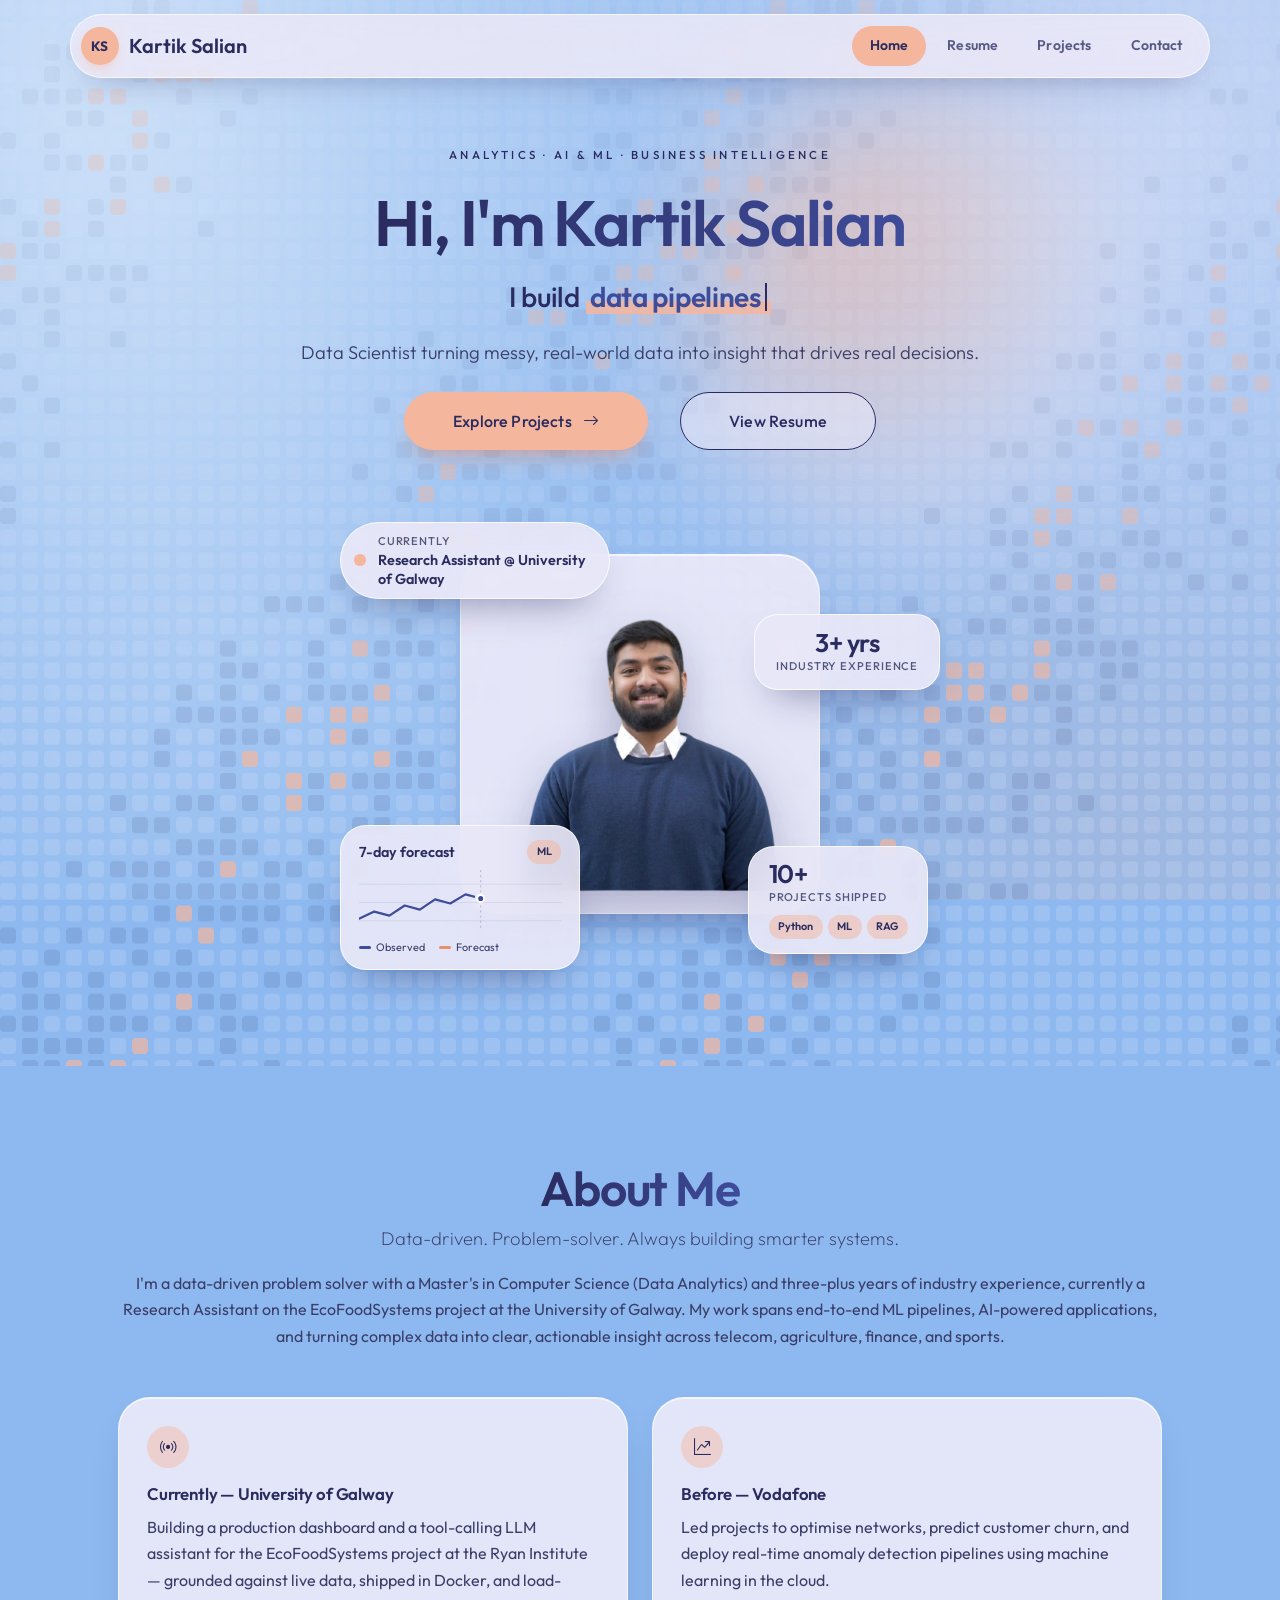
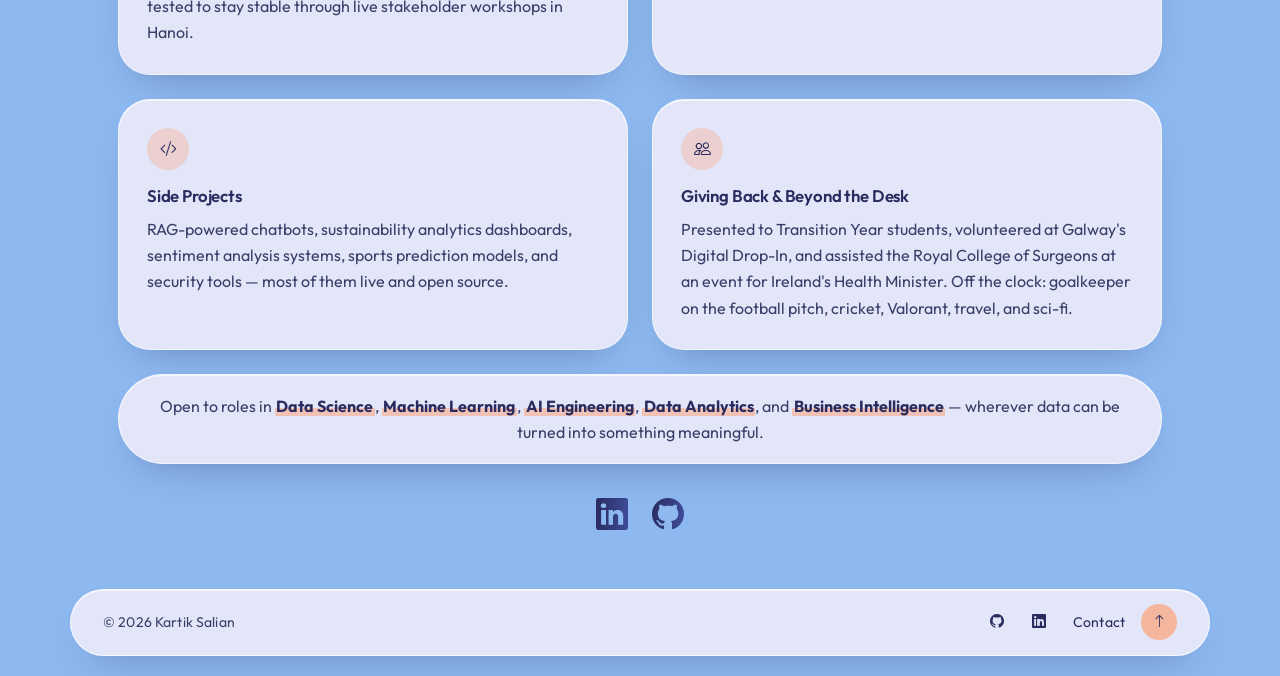
<file: index.html>
<!DOCTYPE html>
<html lang="en">
    <head>
        <meta charset="utf-8" />
        <meta name="viewport" content="width=device-width, initial-scale=1, shrink-to-fit=no" />
        <meta name="description" content="Kartik Salian — Data Scientist and ML Engineer building data pipelines, predictive models, and AI-powered applications." />
        <meta name="author" content="Kartik Salian" />
        <title>Kartik Salian | Data Scientist &amp; ML Engineer</title>
        <!-- Social share previews-->
        <meta property="og:type" content="website" />
        <meta property="og:site_name" content="Kartik Salian" />
        <meta property="og:url" content="https://kartiksalian.github.io/Kartik-portfolio/" />
        <meta property="og:title" content="Kartik Salian | Data Scientist &amp; ML Engineer" />
        <meta property="og:description" content="Kartik Salian — Data Scientist and ML Engineer building data pipelines, predictive models, and AI-powered applications." />
        <meta property="og:image" content="https://kartiksalian.github.io/Kartik-portfolio/assets/Profile.png" />
        <meta name="twitter:card" content="summary" />
        <meta name="twitter:title" content="Kartik Salian | Data Scientist &amp; ML Engineer" />
        <meta name="twitter:description" content="Kartik Salian — Data Scientist and ML Engineer building data pipelines, predictive models, and AI-powered applications." />
        <meta name="twitter:image" content="https://kartiksalian.github.io/Kartik-portfolio/assets/Profile.png" />
        <!-- Favicon-->
        <link rel="icon" type="image/svg+xml" href="assets/favicon.svg?v=2" />
        <link rel="alternate icon" type="image/x-icon" href="assets/favicon.ico?v=2" />
        <link rel="apple-touch-icon" href="assets/apple-touch-icon.png?v=2" />
        <meta name="theme-color" content="#8DB9F0" />
        <!-- Custom Google font-->
        <link rel="preconnect" href="https://fonts.googleapis.com" />
        <link rel="preconnect" href="https://fonts.gstatic.com" crossorigin />
        <link href="https://fonts.googleapis.com/css2?family=Outfit:wght@300;400;500;600;700&amp;display=swap" rel="stylesheet" />
        <!-- Bootstrap icons-->
        <link href="https://cdn.jsdelivr.net/npm/bootstrap-icons@1.11.3/font/bootstrap-icons.css" rel="stylesheet" />
        <!-- Core theme CSS (includes Bootstrap)-->
        <link href="css/styles.css?v=20261111j" rel="stylesheet" />
        <!-- Modern 3D redesign (scoped to this page only)-->
        <link href="css/custom-3d.css?v=20261111j" rel="stylesheet" />
        <style>
            @keyframes fadeSlideIn {
                from { opacity: 0; transform: translateY(22px); }
                to   { opacity: 1; transform: translateY(0); }
            }
            main { animation: fadeSlideIn 0.55s ease both; }
        </style>
    </head>
    <body class="d-flex flex-column h-100 theme-3d">
        <main class="flex-shrink-0">
            <!-- Navigation-->
            <nav class="navbar navbar-expand-lg navbar-light py-3">
                <div class="container px-5">
                    <a class="navbar-brand" href="index.html"><span class="fw-bolder text-primary">Kartik Salian</span></a>
                    <button class="navbar-toggler" type="button" data-bs-toggle="collapse" data-bs-target="#navbarSupportedContent" aria-controls="navbarSupportedContent" aria-expanded="false" aria-label="Toggle navigation"><span class="navbar-toggler-icon"></span></button>
                    <div class="collapse navbar-collapse" id="navbarSupportedContent">
                        <ul class="navbar-nav ms-auto mb-2 mb-lg-0 small fw-bolder">
                            <li class="nav-item"><a class="nav-link" href="index.html">Home</a></li>
                            <li class="nav-item"><a class="nav-link" href="resume.html">Resume</a></li>
                            <li class="nav-item"><a class="nav-link" href="projects.html">Projects</a></li>
                            <li class="nav-item"><a class="nav-link" href="contact.html">Contact</a></li>
                        </ul>
                    </div>
                </div>
            </nav>
            <!-- Header-->
            <header class="py-5 hero">
                <div class="hero-3d-bg"><canvas id="hero-canvas"></canvas></div>
                <div class="container px-5 pb-5">
                    <div class="row gx-5 align-items-center">
                        <div class="col-xxl-5">
                            <!-- Header text content-->
                            <div class="text-center text-xxl-start">
                                <div class="hero-badge text-uppercase mb-4">Analytics &middot; AI &amp; ML &middot; Business Intelligence</div>
                                <h1 class="display-3 fw-bolder mb-3"><span class="text-gradient d-inline">Hi, I'm Kartik Salian</span></h1>
                                <p class="hero-rotator mb-3">I build <span class="rotator" data-words="data pipelines|ML models|RAG chatbots|forecasting systems|dashboards">data pipelines</span></p>
                                <p class="lead mb-4">Data Scientist turning messy, real-world data into insight that drives real decisions.</p>
                                <div class="d-grid gap-3 d-sm-flex justify-content-sm-center justify-content-xxl-start mb-3">
                                    <a class="btn btn-primary btn-lg px-5 py-3 me-sm-3 fs-6 fw-bolder" href="projects.html">Explore Projects <i class="bi bi-arrow-right ms-2"></i></a>
                                    <a class="btn btn-outline-dark btn-lg px-5 py-3 fs-6 fw-bolder" href="resume.html"> View Resume</a>
                                </div>
                            </div>
                        </div>
                        <div class="col-xxl-7">
                            <!-- Header profile picture-->
                            <div class="hero-visual mt-5 mt-xxl-0">
                                <div class="tilt-card profile-frame">
                                    <img class="profile-img" src="assets/Profile.png" alt="Portrait of Kartik Salian" />
                                </div>

                                <!-- Floating info capsules -->
                                <div class="hero-cap cap-status">
                                    <span class="live-dot" aria-hidden="true"></span>
                                    <div>
                                        <div class="cap-label">Currently</div>
                                        <div class="cap-title">Research Assistant @ University of Galway</div>
                                    </div>
                                </div>

                                <div class="hero-cap cap-years">
                                    <div class="cap-big">3+ yrs</div>
                                    <div class="cap-label">Industry experience</div>
                                </div>

                                <div class="hero-cap cap-projects">
                                    <div class="cap-big">10+</div>
                                    <div class="cap-label">Projects shipped</div>
                                    <div class="cap-chips"><span>Python</span><span>ML</span><span>RAG</span></div>
                                </div>

                                <div class="hero-cap cap-chart">
                                    <div class="d-flex justify-content-between align-items-center mb-1">
                                        <div class="cap-title">7-day forecast</div>
                                        <span class="cap-tag">ML</span>
                                    </div>
                                    <svg class="forecast-svg" viewBox="0 0 200 64" role="img" aria-label="Animated forecast chart with an uncertainty band">
                                        <defs>
                                            <clipPath id="forecastReveal">
                                                <rect x="0" y="0" width="0" height="64">
                                                    <animate attributeName="width" values="0;200;200;0" keyTimes="0;0.45;0.92;1" dur="7s" repeatCount="indefinite" />
                                                </rect>
                                            </clipPath>
                                        </defs>
                                        <line class="fc-grid" x1="0" y1="16" x2="200" y2="16" />
                                        <line class="fc-grid" x1="0" y1="34" x2="200" y2="34" />
                                        <line class="fc-grid" x1="0" y1="52" x2="200" y2="52" />
                                        <line class="fc-now" x1="120" y1="2" x2="120" y2="62" />
                                        <g clip-path="url(#forecastReveal)">
                                            <polygon class="fc-band" points="120,30 140,18 160,17 180,9 200,7 200,37 180,33 160,36 140,30" />
                                            <polyline class="fc-hist" points="0,50 15,43 30,47 45,37 60,41 75,31 90,35 105,26 120,30" />
                                            <polyline class="fc-pred" points="120,30 140,24 160,27 180,21 200,22" />
                                        </g>
                                        <circle class="fc-dot" cx="120" cy="30" r="3.5" />
                                    </svg>
                                    <div class="cap-legend"><span class="lg-hist"></span>Observed <span class="lg-pred"></span>Forecast</div>
                                </div>
                            </div>
                        </div>
                    </div>
                </div>
            </header>
            <!-- About Section-->
            <section class="about-section py-5">
                <div class="container px-5">
                    <div class="row gx-5 justify-content-center">
                        <div class="col-xxl-9">
                            <div class="text-center my-5 reveal">
                                <h2 class="display-5 fw-bolder"><span class="text-gradient d-inline">About Me</span></h2>
                                <p class="lead about-intro fw-light mb-3">Data-driven. Problem-solver. Always building smarter systems.</p>
                                <p class="about-intro mb-0">
                                    I'm a data-driven problem solver with a Master's in Computer Science (Data Analytics) and three-plus years of industry experience, currently a Research Assistant on the EcoFoodSystems project at the University of Galway. My work spans end-to-end ML pipelines, AI-powered applications, and turning complex data into clear, actionable insight across telecom, agriculture, finance, and sports.
                                </p>
                            </div>

                            <div class="row g-4 mb-4">
                                <div class="col-md-6 reveal">
                                    <div class="tilt-card about-card">
                                        <div class="about-card-icon"><i class="bi bi-broadcast"></i></div>
                                        <h3>Currently &mdash; University of Galway</h3>
                                        <p class="mb-0">Building a production dashboard and a tool-calling LLM assistant for the EcoFoodSystems project at the Ryan Institute &mdash; grounded against live data, shipped in Docker, and load-tested to stay stable through live stakeholder workshops in Hanoi.</p>
                                    </div>
                                </div>
                                <div class="col-md-6 reveal">
                                    <div class="tilt-card about-card">
                                        <div class="about-card-icon"><i class="bi bi-graph-up-arrow"></i></div>
                                        <h3>Before &mdash; Vodafone</h3>
                                        <p class="mb-0">Led projects to optimise networks, predict customer churn, and deploy real-time anomaly detection pipelines using machine learning in the cloud.</p>
                                    </div>
                                </div>
                                <div class="col-md-6 reveal">
                                    <div class="tilt-card about-card">
                                        <div class="about-card-icon"><i class="bi bi-code-slash"></i></div>
                                        <h3>Side Projects</h3>
                                        <p class="mb-0">RAG-powered chatbots, sustainability analytics dashboards, sentiment analysis systems, sports prediction models, and security tools &mdash; most of them live and open source.</p>
                                    </div>
                                </div>
                                <div class="col-md-6 reveal">
                                    <div class="tilt-card about-card">
                                        <div class="about-card-icon"><i class="bi bi-people"></i></div>
                                        <h3>Giving Back &amp; Beyond the Desk</h3>
                                        <p class="mb-0">Presented to Transition Year students, volunteered at Galway's Digital Drop-In, and assisted the Royal College of Surgeons at an event for Ireland's Health Minister. Off the clock: goalkeeper on the football pitch, cricket, Valorant, travel, and sci-fi.</p>
                                    </div>
                                </div>
                            </div>

                            <div class="open-to-strip text-center reveal mb-4">
                                Open to roles in <strong>Data Science</strong>, <strong>Machine Learning</strong>, <strong>AI Engineering</strong>, <strong>Data Analytics</strong>, and <strong>Business Intelligence</strong> &mdash; wherever data can be turned into something meaningful.
                            </div>

                            <div class="d-flex justify-content-center fs-2 gap-4 reveal">
                                <a class="text-gradient" href="https://linkedin.com/in/kartik-salian-445038184" target="_blank"><i class="bi bi-linkedin"></i></a>
                                <a class="text-gradient" href="https://github.com/KartikSalian" target="_blank"><i class="bi bi-github"></i></a>
                            </div>
                        </div>
                    </div>
                </div>
            </section>
        </main>
        <!-- Footer-->
        <footer class="py-4 mt-auto">
            <div class="container px-5">
                <div class="site-footer">
                    <div class="small m-0">&copy; <span class="js-year">2026</span> Kartik Salian</div>
                    <div class="footer-links small">
                        <a href="https://github.com/KartikSalian" target="_blank" rel="noopener" aria-label="GitHub"><i class="bi bi-github"></i></a>
                        <a href="https://linkedin.com/in/kartik-salian-445038184" target="_blank" rel="noopener" aria-label="LinkedIn"><i class="bi bi-linkedin"></i></a>
                        <a href="contact.html">Contact</a>
                        <a href="#" class="to-top" aria-label="Back to top"><i class="bi bi-arrow-up"></i></a>
                    </div>
                </div>
            </div>
        </footer>
        <!-- Bootstrap core JS-->
        <script src="https://cdn.jsdelivr.net/npm/bootstrap@5.2.3/dist/js/bootstrap.bundle.min.js"></script>
        <!-- Core theme JS-->
        <script src="js/scripts.js?v=20261111j"></script>
        <!-- Hero background network + interaction effects-->
        <script src="js/hero-heatmap.js?v=20261111j" defer></script>
        <script src="js/effects.js?v=20261111j" defer></script>
    </body>
</html>
</file>
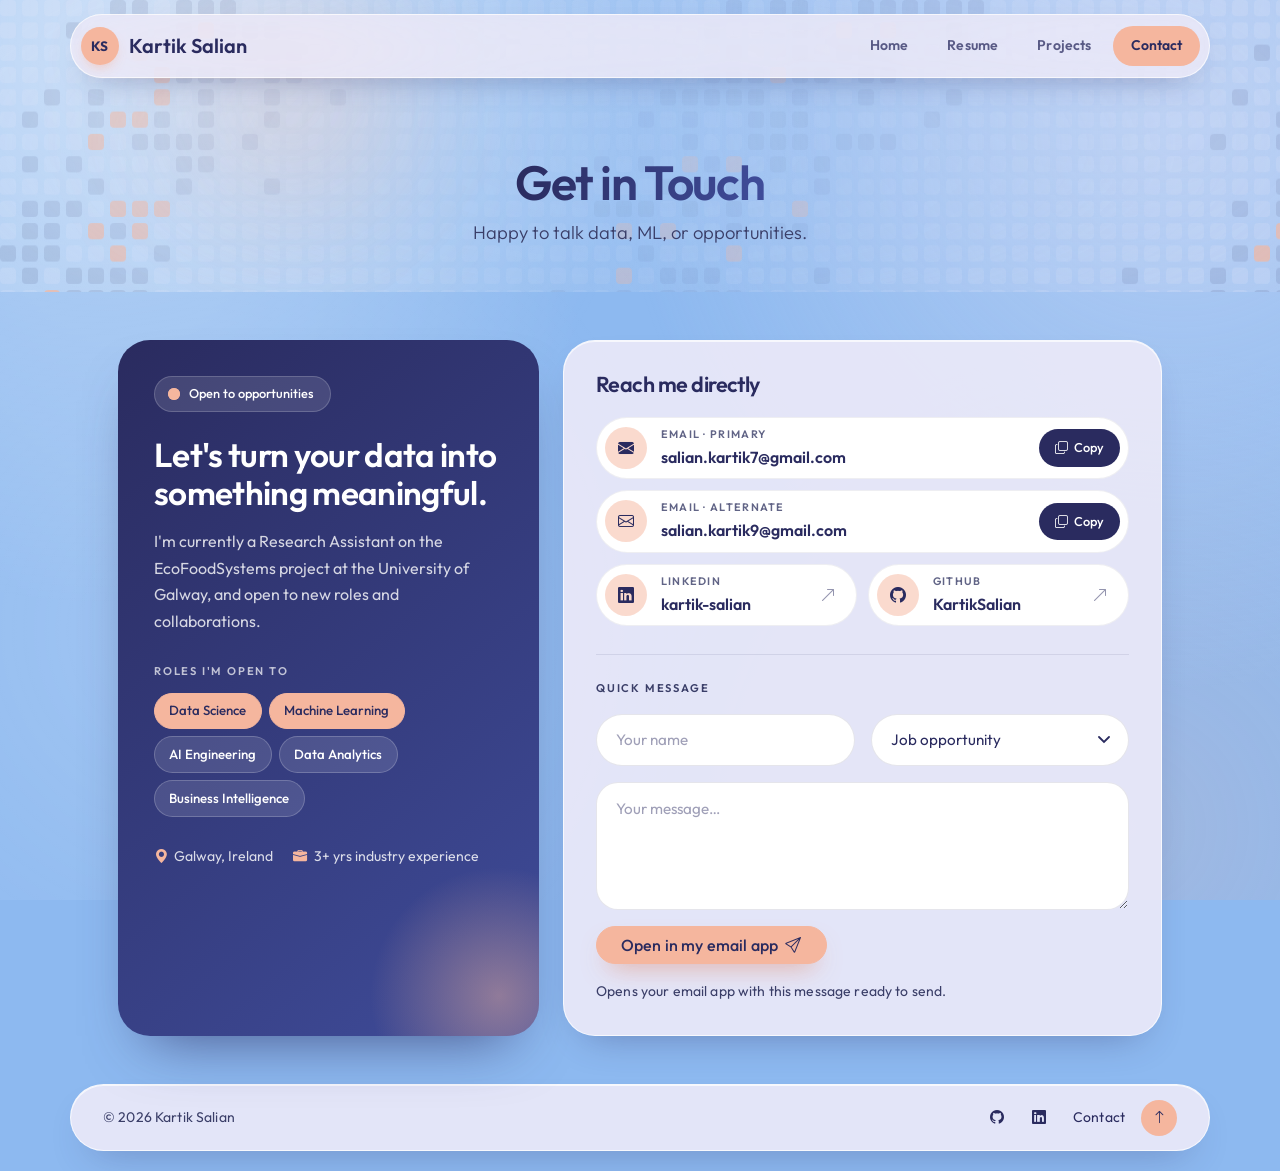
<file: contact.html>
<!DOCTYPE html>
<html lang="en">
    <head>
        <meta charset="utf-8" />
        <meta name="viewport" content="width=device-width, initial-scale=1, shrink-to-fit=no" />
        <meta name="description" content="Get in touch with Kartik Salian for data science, ML engineering, or analytics opportunities." />
        <meta name="author" content="Kartik Salian" />
        <title>Contact | Kartik Salian</title>
        <!-- Social share previews-->
        <meta property="og:type" content="website" />
        <meta property="og:site_name" content="Kartik Salian" />
        <meta property="og:url" content="https://kartiksalian.github.io/Kartik-portfolio/contact.html" />
        <meta property="og:title" content="Contact | Kartik Salian" />
        <meta property="og:description" content="Get in touch with Kartik Salian for data science, ML engineering, or analytics opportunities." />
        <meta property="og:image" content="https://kartiksalian.github.io/Kartik-portfolio/assets/Profile.png" />
        <meta name="twitter:card" content="summary" />
        <meta name="twitter:title" content="Contact | Kartik Salian" />
        <meta name="twitter:description" content="Get in touch with Kartik Salian for data science, ML engineering, or analytics opportunities." />
        <meta name="twitter:image" content="https://kartiksalian.github.io/Kartik-portfolio/assets/Profile.png" />
        <!-- Favicon-->
        <link rel="icon" type="image/svg+xml" href="assets/favicon.svg?v=2" />
        <link rel="alternate icon" type="image/x-icon" href="assets/favicon.ico?v=2" />
        <link rel="apple-touch-icon" href="assets/apple-touch-icon.png?v=2" />
        <meta name="theme-color" content="#8DB9F0" />
        <!-- Custom Google font-->
        <link rel="preconnect" href="https://fonts.googleapis.com" />
        <link rel="preconnect" href="https://fonts.gstatic.com" crossorigin />
        <link href="https://fonts.googleapis.com/css2?family=Outfit:wght@300;400;500;600;700&amp;display=swap" rel="stylesheet" />
        <!-- Bootstrap icons-->
        <link href="https://cdn.jsdelivr.net/npm/bootstrap-icons@1.11.3/font/bootstrap-icons.css" rel="stylesheet" />
        <!-- Core theme CSS (includes Bootstrap)-->
        <link href="css/styles.css?v=20261111j" rel="stylesheet" />
        <!-- Modern 3D redesign (scoped to .theme-3d)-->
        <link href="css/custom-3d.css?v=20261111j" rel="stylesheet" />
        <style>
            @keyframes fadeSlideIn {
                from { opacity: 0; transform: translateY(22px); }
                to   { opacity: 1; transform: translateY(0); }
            }
            main { animation: fadeSlideIn 0.55s ease both; }
        </style>
    </head>
    <body class="d-flex flex-column theme-3d">
        <main class="flex-shrink-0">
            <!-- Navigation-->
            <nav class="navbar navbar-expand-lg navbar-light py-3">
                <div class="container px-5">
                    <a class="navbar-brand" href="index.html"><span class="fw-bolder text-primary">Kartik Salian</span></a>
                    <button class="navbar-toggler" type="button" data-bs-toggle="collapse" data-bs-target="#navbarSupportedContent" aria-controls="navbarSupportedContent" aria-expanded="false" aria-label="Toggle navigation"><span class="navbar-toggler-icon"></span></button>
                    <div class="collapse navbar-collapse" id="navbarSupportedContent">
                        <ul class="navbar-nav ms-auto mb-2 mb-lg-0 small fw-bolder">
                            <li class="nav-item"><a class="nav-link" href="index.html">Home</a></li>
                            <li class="nav-item"><a class="nav-link" href="resume.html">Resume</a></li>
                            <li class="nav-item"><a class="nav-link" href="projects.html">Projects</a></li>
                            <li class="nav-item"><a class="nav-link" href="contact.html">Contact</a></li>
                        </ul>
                    </div>
                </div>
            </nav>
            <!-- Page Header-->
            <header class="page-hero">
                <div class="hero-3d-bg"><canvas id="hero-canvas" data-variant="compact"></canvas></div>
                <div class="container px-5 text-center">
                    <h1 class="display-5 fw-bolder mb-2"><span class="text-gradient d-inline">Get in Touch</span></h1>
                    <p class="lead page-hero-sub mb-0">Happy to talk data, ML, or opportunities.</p>
                </div>
            </header>
            <!-- Page content-->
            <section class="py-5">
                <div class="container px-5">
                    <div class="row g-4 align-items-stretch">
                        <!-- Availability -->
                        <div class="col-lg-5">
                            <div class="ct-status h-100 reveal">
                                <div class="ct-pill"><span class="live-dot" aria-hidden="true"></span>Open to opportunities</div>
                                <h2 class="ct-status-title">Let's turn your data into something meaningful.</h2>
                                <p class="ct-status-text">I'm currently a Research Assistant on the EcoFoodSystems project at the University of Galway, and open to new roles and collaborations.</p>

                                <p class="ct-label">Roles I'm open to</p>
                                <div class="ct-roles">
                                    <span>Data Science</span><span>Machine Learning</span><span>AI Engineering</span><span>Data Analytics</span><span>Business Intelligence</span>
                                </div>

                                <div class="ct-meta">
                                    <span><i class="bi bi-geo-alt-fill"></i>Galway, Ireland</span>
                                    <span><i class="bi bi-briefcase-fill"></i>3+ yrs industry experience</span>
                                </div>
                            </div>
                        </div>

                        <!-- Contact methods + quick message -->
                        <div class="col-lg-7">
                            <div class="ct-card h-100 reveal">
                                <h2 class="ct-card-title">Reach me directly</h2>

                                <div class="ct-methods">
                                    <div class="ct-method">
                                        <span class="ct-icon"><i class="bi bi-envelope-fill"></i></span>
                                        <div class="ct-method-text">
                                            <span class="ct-method-label">Email · primary</span>
                                            <a href="mailto:salian.kartik7@gmail.com">salian.kartik7@gmail.com</a>
                                        </div>
                                        <button type="button" class="ct-copy" data-copy="salian.kartik7@gmail.com" aria-label="Copy salian.kartik7@gmail.com"><i class="bi bi-copy"></i><span>Copy</span></button>
                                    </div>

                                    <div class="ct-method">
                                        <span class="ct-icon"><i class="bi bi-envelope"></i></span>
                                        <div class="ct-method-text">
                                            <span class="ct-method-label">Email · alternate</span>
                                            <a href="mailto:salian.kartik9@gmail.com">salian.kartik9@gmail.com</a>
                                        </div>
                                        <button type="button" class="ct-copy" data-copy="salian.kartik9@gmail.com" aria-label="Copy salian.kartik9@gmail.com"><i class="bi bi-copy"></i><span>Copy</span></button>
                                    </div>

                                    <div class="ct-socials">
                                        <a class="ct-social" href="https://linkedin.com/in/kartik-salian-445038184" target="_blank" rel="noopener">
                                            <span class="ct-icon"><i class="bi bi-linkedin"></i></span>
                                            <span><span class="ct-method-label">LinkedIn</span>kartik-salian</span>
                                            <i class="bi bi-arrow-up-right ct-arrow"></i>
                                        </a>
                                        <a class="ct-social" href="https://github.com/KartikSalian" target="_blank" rel="noopener">
                                            <span class="ct-icon"><i class="bi bi-github"></i></span>
                                            <span><span class="ct-method-label">GitHub</span>KartikSalian</span>
                                            <i class="bi bi-arrow-up-right ct-arrow"></i>
                                        </a>
                                    </div>
                                </div>

                                <!-- Quick message: opens the visitor's email app, pre-filled -->
                                <form class="ct-form" id="ctForm" novalidate>
                                    <p class="ct-label mb-3">Quick message</p>
                                    <div class="row g-3">
                                        <div class="col-sm-6">
                                            <label class="visually-hidden" for="ctName">Your name</label>
                                            <input class="ct-input" id="ctName" name="name" type="text" placeholder="Your name" autocomplete="name" required />
                                        </div>
                                        <div class="col-sm-6">
                                            <label class="visually-hidden" for="ctTopic">Topic</label>
                                            <select class="ct-input" id="ctTopic" name="topic">
                                                <option>Job opportunity</option>
                                                <option>Project collaboration</option>
                                                <option>Question about a project</option>
                                                <option>Just saying hi</option>
                                            </select>
                                        </div>
                                        <div class="col-12">
                                            <label class="visually-hidden" for="ctMsg">Message</label>
                                            <textarea class="ct-input" id="ctMsg" name="message" rows="4" placeholder="Your message…" required></textarea>
                                        </div>
                                    </div>
                                    <div class="d-flex flex-wrap align-items-center gap-3 mt-3">
                                        <button type="submit" class="btn btn-primary px-4">Open in my email app <i class="bi bi-send ms-1"></i></button>
                                        <span class="small ct-hint" id="ctHint">Opens your email app with this message ready to send.</span>
                                    </div>
                                </form>
                            </div>
                        </div>
                    </div>
                </div>
            </section>

            <!-- Copy toast -->
            <div class="ct-toast" id="ctToast" role="status" aria-live="polite"></div>
        </main>
        <!-- Footer-->
        <footer class="py-4 mt-auto">
            <div class="container px-5">
                <div class="site-footer">
                    <div class="small m-0">&copy; <span class="js-year">2026</span> Kartik Salian</div>
                    <div class="footer-links small">
                        <a href="https://github.com/KartikSalian" target="_blank" rel="noopener" aria-label="GitHub"><i class="bi bi-github"></i></a>
                        <a href="https://linkedin.com/in/kartik-salian-445038184" target="_blank" rel="noopener" aria-label="LinkedIn"><i class="bi bi-linkedin"></i></a>
                        <a href="contact.html">Contact</a>
                        <a href="#" class="to-top" aria-label="Back to top"><i class="bi bi-arrow-up"></i></a>
                    </div>
                </div>
            </div>
        </footer>
        <!-- Bootstrap core JS-->
        <script src="https://cdn.jsdelivr.net/npm/bootstrap@5.2.3/dist/js/bootstrap.bundle.min.js"></script>
        <!-- Core theme JS-->
        <script src="js/scripts.js?v=20261111j"></script>
        <!-- 3D page-header scene + interaction effects-->
        <script src="js/hero-heatmap.js?v=20261111j" defer></script>
        <script src="js/effects.js?v=20261111j" defer></script>
        <script src="js/contact.js?v=20261111j" defer></script>
    </body>
</html>
</file>
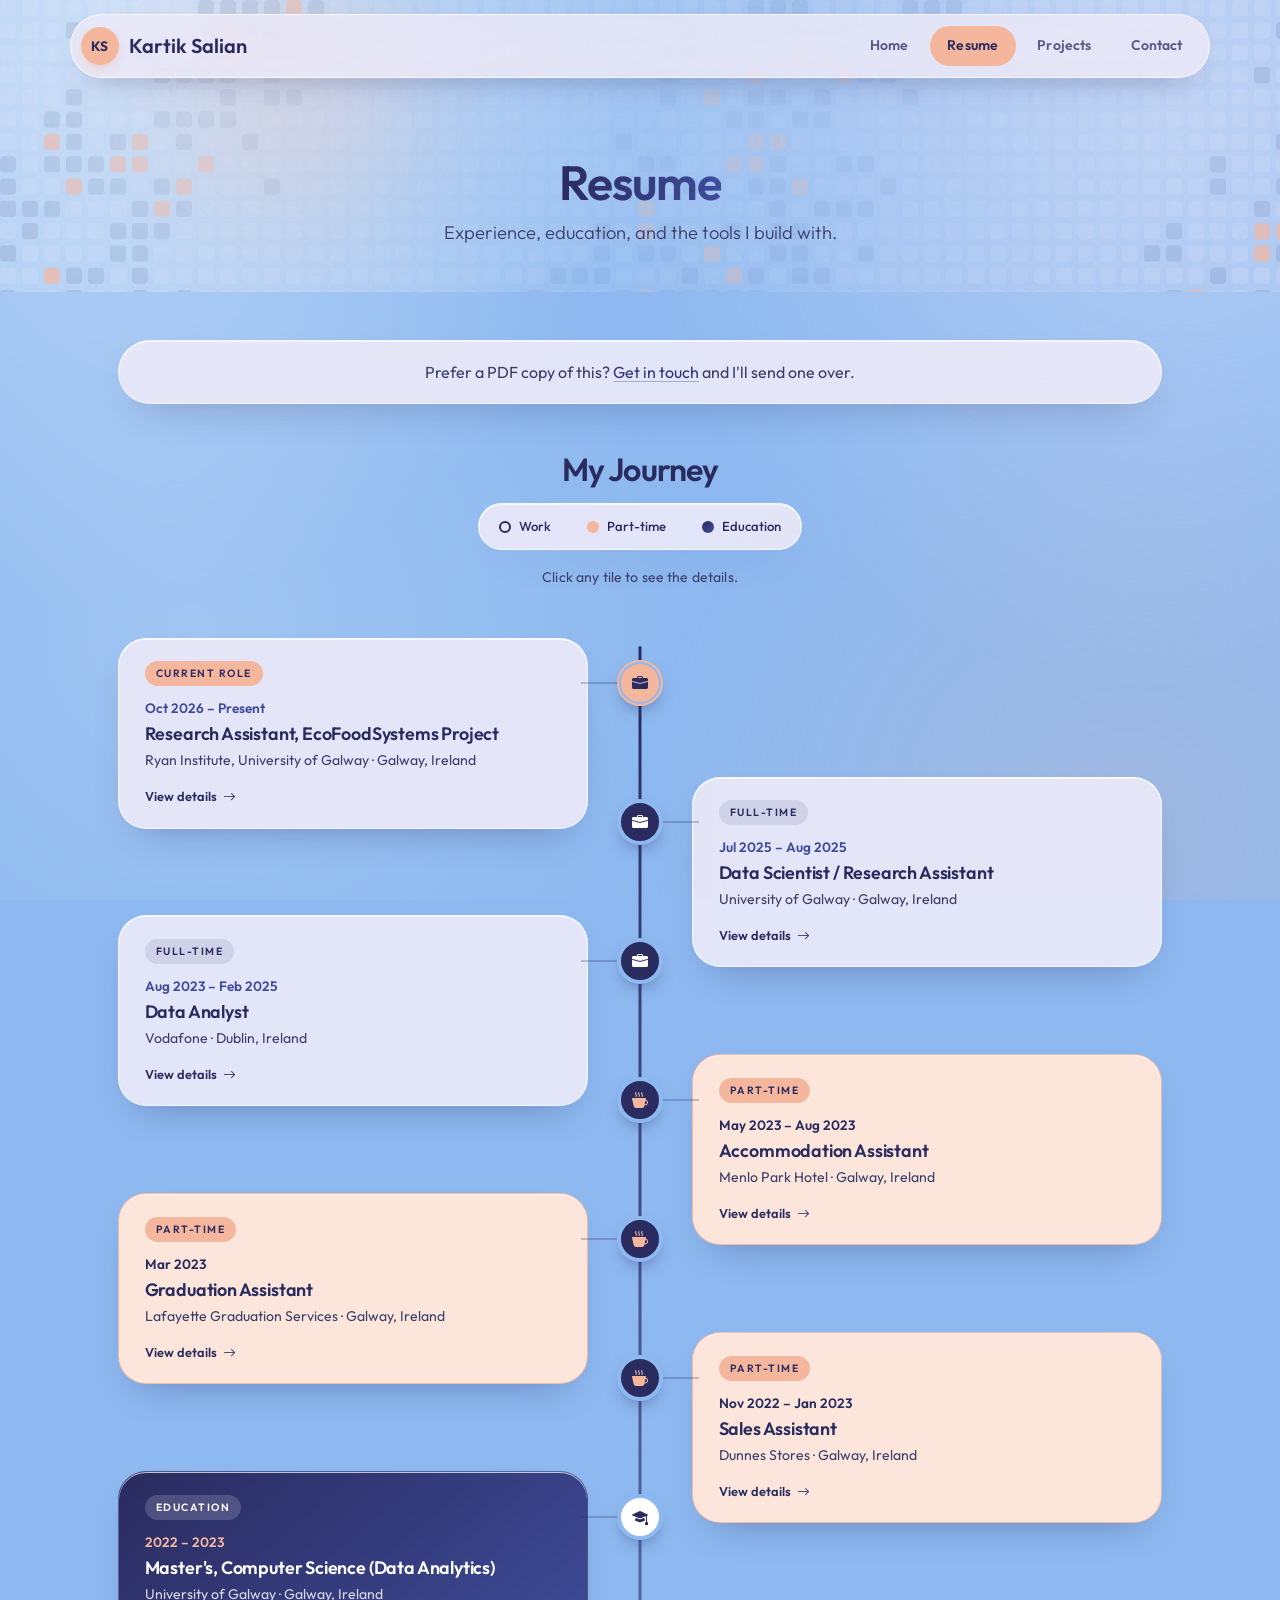
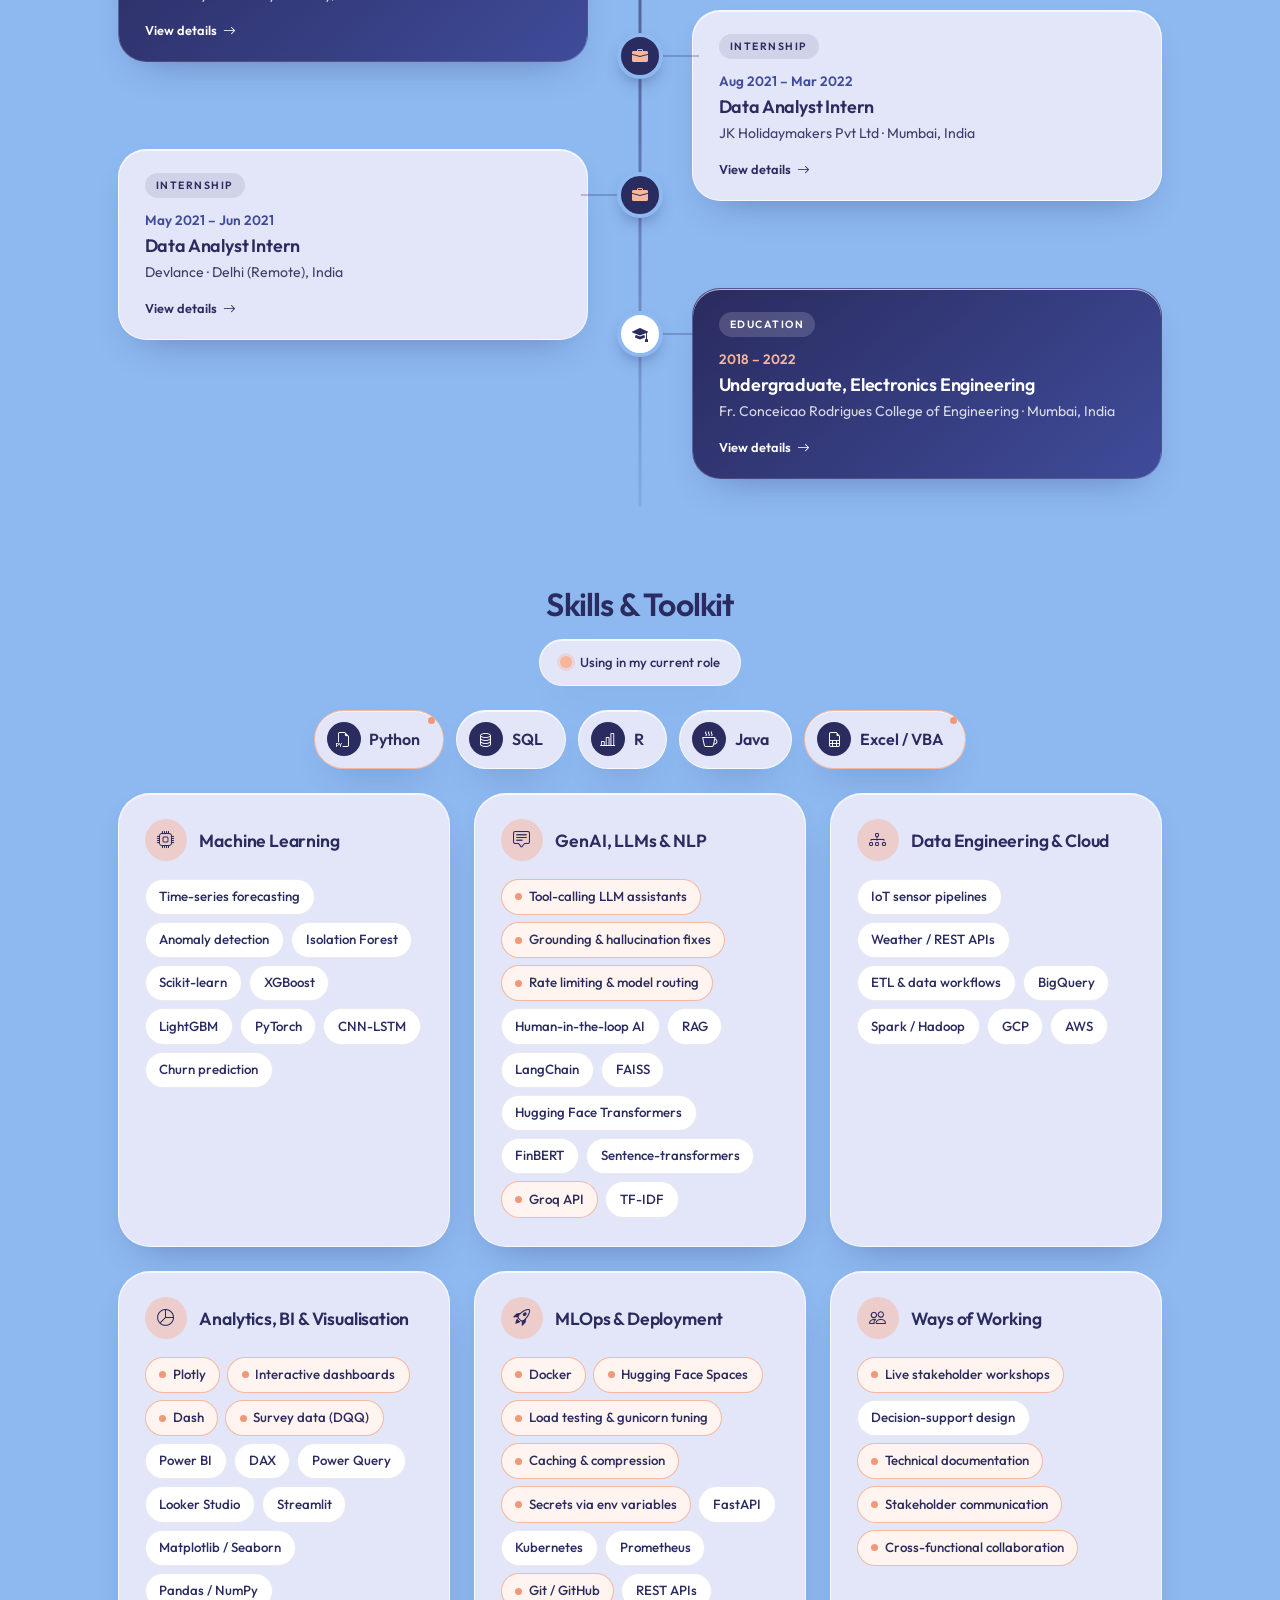
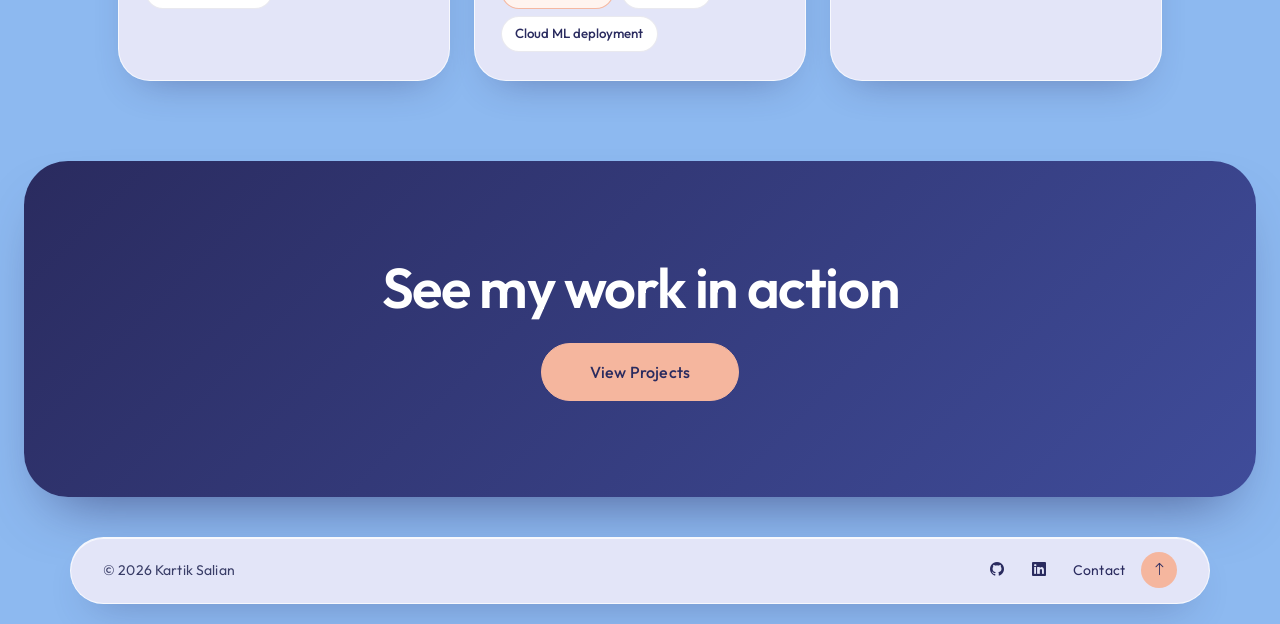
<file: resume.html>
<!DOCTYPE html>
<html lang="en">
    <head>
        <meta charset="utf-8" />
        <meta name="viewport" content="width=device-width, initial-scale=1, shrink-to-fit=no" />
        <meta name="description" content="Resume of Kartik Salian — experience, education, and technical skills in data science, machine learning, and AI engineering." />
        <meta name="author" content="Kartik Salian" />
        <title>Resume | Kartik Salian</title>
        <!-- Social share previews-->
        <meta property="og:type" content="website" />
        <meta property="og:site_name" content="Kartik Salian" />
        <meta property="og:url" content="https://kartiksalian.github.io/Kartik-portfolio/resume.html" />
        <meta property="og:title" content="Resume | Kartik Salian" />
        <meta property="og:description" content="Resume of Kartik Salian — experience, education, and technical skills in data science, machine learning, and AI engineering." />
        <meta property="og:image" content="https://kartiksalian.github.io/Kartik-portfolio/assets/Profile.png" />
        <meta name="twitter:card" content="summary" />
        <meta name="twitter:title" content="Resume | Kartik Salian" />
        <meta name="twitter:description" content="Resume of Kartik Salian — experience, education, and technical skills in data science, machine learning, and AI engineering." />
        <meta name="twitter:image" content="https://kartiksalian.github.io/Kartik-portfolio/assets/Profile.png" />
        <!-- Favicon-->
        <link rel="icon" type="image/svg+xml" href="assets/favicon.svg?v=2" />
        <link rel="alternate icon" type="image/x-icon" href="assets/favicon.ico?v=2" />
        <link rel="apple-touch-icon" href="assets/apple-touch-icon.png?v=2" />
        <meta name="theme-color" content="#8DB9F0" />
        <!-- Custom Google font-->
        <link rel="preconnect" href="https://fonts.googleapis.com" />
        <link rel="preconnect" href="https://fonts.gstatic.com" crossorigin />
        <link href="https://fonts.googleapis.com/css2?family=Outfit:wght@300;400;500;600;700&amp;display=swap" rel="stylesheet" />
        <!-- Bootstrap icons-->
        <link href="https://cdn.jsdelivr.net/npm/bootstrap-icons@1.11.3/font/bootstrap-icons.css" rel="stylesheet" />
        <!-- Core theme CSS (includes Bootstrap)-->
        <link href="css/styles.css?v=20261111j" rel="stylesheet" />
        <!-- Modern 3D redesign (scoped to .theme-3d)-->
        <link href="css/custom-3d.css?v=20261111j" rel="stylesheet" />
        <style>
            @keyframes fadeSlideIn {
                from { opacity: 0; transform: translateY(22px); }
                to   { opacity: 1; transform: translateY(0); }
            }
            main { animation: fadeSlideIn 0.55s ease both; }
        </style>
        <style>
            @media (max-width: 991px) {
                .container.px-5 { padding-left: 1rem !important; padding-right: 1rem !important; }
            }
        </style>
    </head>
    <body class="d-flex flex-column h-100 theme-3d">
        <main class="flex-shrink-0">
            <!-- Navigation-->
            <nav class="navbar navbar-expand-lg navbar-light py-3">
                <div class="container px-5">
                    <a class="navbar-brand" href="index.html"><span class="fw-bolder text-primary">Kartik Salian</span></a>
                    <button class="navbar-toggler" type="button" data-bs-toggle="collapse" data-bs-target="#navbarSupportedContent" aria-controls="navbarSupportedContent" aria-expanded="false" aria-label="Toggle navigation"><span class="navbar-toggler-icon"></span></button>
                    <div class="collapse navbar-collapse" id="navbarSupportedContent">
                        <ul class="navbar-nav ms-auto mb-2 mb-lg-0 small fw-bolder">
                            <li class="nav-item"><a class="nav-link" href="index.html">Home</a></li>
                            <li class="nav-item"><a class="nav-link" href="resume.html">Resume</a></li>
                            <li class="nav-item"><a class="nav-link" href="projects.html">Projects</a></li>
                            <li class="nav-item"><a class="nav-link" href="contact.html">Contact</a></li>
                        </ul>
                    </div>
                </div>
            </nav>

            <!-- Page Header-->
            <header class="page-hero">
                <div class="hero-3d-bg"><canvas id="hero-canvas" data-variant="compact"></canvas></div>
                <div class="container px-5 text-center">
                    <h1 class="display-5 fw-bolder mb-2"><span class="text-gradient d-inline">Resume</span></h1>
                    <p class="lead page-hero-sub mb-0">Experience, education, and the tools I build with.</p>
                </div>
            </header>
            <!-- Page Content-->
            <div class="container px-5 my-5">
                <div class="open-to-strip text-center mb-5">
                    Prefer a PDF copy of this? <a href="contact.html">Get in touch</a> and I'll send one over.
                </div>
                <!-- Journey timeline -->
                <section id="journey" class="mb-5">
                    <div class="text-center mb-5">
                        <h2 class="fw-bolder mb-3">My Journey</h2>
                        <div class="tl-legend">
                            <span class="tl-legend-item is-work"><i></i>Work</span>
                            <span class="tl-legend-item is-part"><i></i>Part-time</span>
                            <span class="tl-legend-item is-edu"><i></i>Education</span>
                        </div>
                        <p class="small mt-3 mb-0">Click any tile to see the details.</p>
                    </div>

                    <ol class="timeline">
                        <!-- University of Galway — EcoFoodSystems (current) -->
                        <li class="tl-item is-work is-current reveal">
                            <span class="tl-node" aria-hidden="true"><i class="bi bi-briefcase-fill"></i></span>
                            <button type="button" class="tl-card" aria-haspopup="dialog">
                                <span class="tl-type">Current role</span>
                                <span class="tl-date">Oct 2026 – Present</span>
                                <span class="tl-role">Research Assistant, EcoFoodSystems Project</span>
                                <span class="tl-org">Ryan Institute, University of Galway · Galway, Ireland</span>
                                <span class="tl-more">View details <i class="bi bi-arrow-right"></i></span>
                            </button>
                            <div class="tl-details" hidden>
                                <ul>
                                    <li>Designed and built a tool-calling LLM assistant (Groq) integrated into a production Dash dashboard, grounded against five live data tools to prevent fabrication. Diagnosed and fixed seven verified classes of hallucination, each reproduced and re-verified end-to-end before deployment. Handled rate limits via model routing and history capping.</li>
                                    <li>Containerised the application with Docker and deployed to Hugging Face Spaces with password protection and a backup deployment. Pinned dependencies for stable production releases.</li>
                                    <li>Wrote a load-testing tool and used it to tune gunicorn workers, response compression, caching, and map rendering. Improved a heavy map view from about 2 s to 0.6 s and sustained 20–25 simultaneous users during live international stakeholder workshops in Hanoi.</li>
                                    <li>Refactored a large monolithic Dash/Plotly app into five modules and moved hardcoded credentials and secrets to environment variables.</li>
                                    <li>Built the Hanoi Dietary Intake page from household survey (DQQ) data, with indicator cards, charts, and data-source notes. Fixed page crashes and wired new data sub-domains into the dashboard, collaborating with the lead developer via GitHub.</li>
                                    <li>Reviewed multistakeholder workshop reports from Hanoi and Addis Ababa. Drafting the dashboard development narrative and stewardship plan to December 2027 for the project manager.</li>
                                    <li>Supported and ran live workshop operations in Hanoi: monitored load and active users, deployed urgent fixes, and kept the site stable throughout.</li>
                                </ul>
                            </div>
                        </li>

                        <!-- University of Galway — Data Scientist -->
                        <li class="tl-item is-work reveal">
                            <span class="tl-node" aria-hidden="true"><i class="bi bi-briefcase-fill"></i></span>
                            <button type="button" class="tl-card" aria-haspopup="dialog">
                                <span class="tl-type">Full-time</span>
                                <span class="tl-date">Jul 2025 – Aug 2025</span>
                                <span class="tl-role">Data Scientist / Research Assistant</span>
                                <span class="tl-org">University of Galway · Galway, Ireland</span>
                                <span class="tl-more">View details <i class="bi bi-arrow-right"></i></span>
                            </button>
                            <div class="tl-details" hidden>
                                <ul>
                                    <li>Built an end-to-end data platform ingesting real-time IoT sensor data (soil, temperature) and generating 7-day forward forecasts of growing conditions using ML models and external weather API integration.</li>
                                    <li>Designed ML pipelines for anomaly detection and pattern extraction from large-scale heterogeneous sensor datasets, applying Isolation Forest and seasonal quantile modelling.</li>
                                    <li>Developed a decision support system that translates complex model outputs into plain-language, actionable guidance — bridging the gap between technical ML results and non-technical end users.</li>
                                    <li>Integrated an AI-powered natural language interface enabling users to query operational data conversationally, improving accessibility and adoption of data-driven tools.</li>
                                    <li>Delivered interactive, mobile-responsive dashboards with uncertainty bands, event markers, and dynamic visualisations using Plotly and Python.</li>
                                    <li>Implemented a human-in-the-loop validation layer to enforce safety and compliance checks before AI outputs were surfaced to operational users, ensuring responsible AI deployment.</li>
                                    <li>Produced technical documentation, architecture diagrams, and reports for both academic and industry stakeholders.</li>
                                    <li>Applied Agile/Scrum methodologies to manage project delivery, facilitated sprint planning, maintained a prioritised backlog of research and development tasks, and coordinated regular review sessions with academic and industry stakeholders to align on requirements and progress.</li>
                                </ul>
                            </div>
                        </li>

                        <!-- Vodafone -->
                        <li class="tl-item is-work reveal">
                            <span class="tl-node" aria-hidden="true"><i class="bi bi-briefcase-fill"></i></span>
                            <button type="button" class="tl-card" aria-haspopup="dialog">
                                <span class="tl-type">Full-time</span>
                                <span class="tl-date">Aug 2023 – Feb 2025</span>
                                <span class="tl-role">Data Analyst</span>
                                <span class="tl-org">Vodafone · Dublin, Ireland</span>
                                <span class="tl-more">View details <i class="bi bi-arrow-right"></i></span>
                            </button>
                            <div class="tl-details" hidden>
                                <ul>
                                    <li>Designed and deployed dashboards, reports, and automated insights pipelines for operational optimization.</li>
                                    <li>Built scalable data workflows and contributed to predictive systems supporting business-critical decisions.</li>
                                    <li>Collaborated cross-functionally to uncover data-driven strategies across customer experience, churn, and marketing analytics.</li>
                                    <li>Productionized machine learning models for anomaly detection and reporting automation in cloud environments.</li>
                                </ul>
                            </div>
                        </li>

                        <!-- Menlo Park Hotel -->
                        <li class="tl-item is-part reveal">
                            <span class="tl-node" aria-hidden="true"><i class="bi bi-cup-hot-fill"></i></span>
                            <button type="button" class="tl-card" aria-haspopup="dialog">
                                <span class="tl-type">Part-time</span>
                                <span class="tl-date">May 2023 – Aug 2023</span>
                                <span class="tl-role">Accommodation Assistant</span>
                                <span class="tl-org">Menlo Park Hotel · Galway, Ireland</span>
                                <span class="tl-more">View details <i class="bi bi-arrow-right"></i></span>
                            </button>
                            <div class="tl-details" hidden>
                                <ul>
                                    <li>Delivered consistent hospitality services with a focus on guest satisfaction and room readiness.</li>
                                </ul>
                            </div>
                        </li>

                        <!-- Lafayette Graduation Services -->
                        <li class="tl-item is-part reveal">
                            <span class="tl-node" aria-hidden="true"><i class="bi bi-cup-hot-fill"></i></span>
                            <button type="button" class="tl-card" aria-haspopup="dialog">
                                <span class="tl-type">Part-time</span>
                                <span class="tl-date">Mar 2023</span>
                                <span class="tl-role">Graduation Assistant</span>
                                <span class="tl-org">Lafayette Graduation Services · Galway, Ireland</span>
                                <span class="tl-more">View details <i class="bi bi-arrow-right"></i></span>
                            </button>
                            <div class="tl-details" hidden>
                                <ul>
                                    <li>Facilitated event support and client engagement during university ceremonies with a customer-first approach.</li>
                                </ul>
                            </div>
                        </li>

                        <!-- Dunnes Stores -->
                        <li class="tl-item is-part reveal">
                            <span class="tl-node" aria-hidden="true"><i class="bi bi-cup-hot-fill"></i></span>
                            <button type="button" class="tl-card" aria-haspopup="dialog">
                                <span class="tl-type">Part-time</span>
                                <span class="tl-date">Nov 2022 – Jan 2023</span>
                                <span class="tl-role">Sales Assistant</span>
                                <span class="tl-org">Dunnes Stores · Galway, Ireland</span>
                                <span class="tl-more">View details <i class="bi bi-arrow-right"></i></span>
                            </button>
                            <div class="tl-details" hidden>
                                <ul>
                                    <li>Contributed to retail operations through daily inventory management and customer service.</li>
                                    <li>Delivered product insights that informed store-level merchandising decisions.</li>
                                </ul>
                            </div>
                        </li>

                        <!-- MSc — University of Galway -->
                        <li class="tl-item is-edu reveal">
                            <span class="tl-node" aria-hidden="true"><i class="bi bi-mortarboard-fill"></i></span>
                            <button type="button" class="tl-card" aria-haspopup="dialog">
                                <span class="tl-type">Education</span>
                                <span class="tl-date">2022 – 2023</span>
                                <span class="tl-role">Master's, Computer Science (Data Analytics)</span>
                                <span class="tl-org">University of Galway · Galway, Ireland</span>
                                <span class="tl-more">View details <i class="bi bi-arrow-right"></i></span>
                            </button>
                            <div class="tl-details" hidden>
                                <p class="tl-detail-label">Related modules</p>
                                <div class="tl-chips">
                                    <span>Machine Learning</span><span>Deep Learning</span><span>NLP</span><span>Image Processing</span><span>Data Visualization</span><span>R</span><span>Knowledge Graphs</span>
                                </div>
                            </div>
                        </li>

                        <!-- JK Holidaymakers -->
                        <li class="tl-item is-work is-intern reveal">
                            <span class="tl-node" aria-hidden="true"><i class="bi bi-briefcase-fill"></i></span>
                            <button type="button" class="tl-card" aria-haspopup="dialog">
                                <span class="tl-type">Internship</span>
                                <span class="tl-date">Aug 2021 – Mar 2022</span>
                                <span class="tl-role">Data Analyst Intern</span>
                                <span class="tl-org">JK Holidaymakers Pvt Ltd · Mumbai, India</span>
                                <span class="tl-more">View details <i class="bi bi-arrow-right"></i></span>
                            </button>
                            <div class="tl-details" hidden>
                                <ul>
                                    <li>Built Excel dashboards to monitor daily and monthly KPIs including fleet utilisation, booking volumes, revenue and customer feedback.</li>
                                    <li>Automated booking performance reporting using Excel formulas and VBA, reducing reporting time by 25%.</li>
                                    <li>Developed pricing models in Excel to evaluate cost-effectiveness by vehicle type and route, contributing to an 18% improvement in service punctuality.</li>
                                    <li>Created PowerPoint reports and presented findings to senior management to support strategic decision-making.</li>
                                </ul>
                            </div>
                        </li>

                        <!-- Devlance -->
                        <li class="tl-item is-work is-intern reveal">
                            <span class="tl-node" aria-hidden="true"><i class="bi bi-briefcase-fill"></i></span>
                            <button type="button" class="tl-card" aria-haspopup="dialog">
                                <span class="tl-type">Internship</span>
                                <span class="tl-date">May 2021 – Jun 2021</span>
                                <span class="tl-role">Data Analyst Intern</span>
                                <span class="tl-org">Devlance · Delhi (Remote), India</span>
                                <span class="tl-more">View details <i class="bi bi-arrow-right"></i></span>
                            </button>
                            <div class="tl-details" hidden>
                                <ul>
                                    <li>Performed statistical analysis and built analytical models to support compensation benchmarking.</li>
                                    <li>Developed intuitive visual summaries to assist stakeholders in data interpretation and strategy planning.</li>
                                </ul>
                            </div>
                        </li>

                        <!-- BE — Fr. CRCE -->
                        <li class="tl-item is-edu reveal">
                            <span class="tl-node" aria-hidden="true"><i class="bi bi-mortarboard-fill"></i></span>
                            <button type="button" class="tl-card" aria-haspopup="dialog">
                                <span class="tl-type">Education</span>
                                <span class="tl-date">2018 – 2022</span>
                                <span class="tl-role">Undergraduate, Electronics Engineering</span>
                                <span class="tl-org">Fr. Conceicao Rodrigues College of Engineering · Mumbai, India</span>
                                <span class="tl-more">View details <i class="bi bi-arrow-right"></i></span>
                            </button>
                            <div class="tl-details" hidden>
                                <p class="tl-detail-label">Related modules</p>
                                <div class="tl-chips">
                                    <span>Neural Networks</span><span>Digital Signal Processing</span><span>Object-Oriented Programming</span><span>DBMS</span><span>C</span><span>AutoCAD</span>
                                </div>
                            </div>
                        </li>
                    </ol>
                </section>

                <!-- Details popup (filled by js/timeline.js) -->
                <dialog class="tl-dialog" id="tlDialog" aria-labelledby="tlDialogTitle">
                    <div class="tl-dialog-head">
                        <div class="d-flex justify-content-between align-items-start gap-3">
                            <span class="tl-type" data-slot="type"></span>
                            <button type="button" class="tl-close" aria-label="Close details"><i class="bi bi-x-lg"></i></button>
                        </div>
                        <div class="tl-date" data-slot="date"></div>
                        <h3 class="tl-dialog-title" id="tlDialogTitle" data-slot="role"></h3>
                        <div class="tl-org" data-slot="org"></div>
                    </div>
                    <div class="tl-dialog-body" data-slot="body"></div>
                </dialog>

                <div class="pb-4"></div>
            <!-- Skills Section -->
                <!-- Skills -->
                <section id="skills" class="mb-5">
                    <div class="text-center mb-4">
                        <h2 class="fw-bolder mb-3">Skills &amp; Toolkit</h2>
                        <div class="tl-legend">
                            <span class="tl-legend-item"><i class="sk-now-dot"></i>Using in my current role</span>
                        </div>
                    </div>

                    <!-- Languages -->
                    <div class="sk-langs mb-4">
                        <span class="sk-lang is-now"><i class="bi bi-filetype-py"></i>Python</span>
                        <span class="sk-lang"><i class="bi bi-database"></i>SQL</span>
                        <span class="sk-lang"><i class="bi bi-bar-chart-line"></i>R</span>
                        <span class="sk-lang"><i class="bi bi-cup-hot"></i>Java</span>
                        <span class="sk-lang is-now"><i class="bi bi-file-earmark-spreadsheet"></i>Excel / VBA</span>
                    </div>

                    <div class="row g-4">
                        <div class="col-md-6 col-xl-4">
                            <div class="sk-card reveal">
                                <div class="sk-head"><span class="sk-icon"><i class="bi bi-cpu"></i></span><h3>Machine Learning</h3></div>
                                <div class="sk-chips">
                                    <span>Time-series forecasting</span>
                                    <span>Anomaly detection</span>
                                    <span>Isolation Forest</span>
                                    <span>Scikit-learn</span>
                                    <span>XGBoost</span>
                                    <span>LightGBM</span>
                                    <span>PyTorch</span>
                                    <span>CNN-LSTM</span>
                                    <span>Churn prediction</span>
                                </div>
                            </div>
                        </div>

                        <div class="col-md-6 col-xl-4">
                            <div class="sk-card reveal">
                                <div class="sk-head"><span class="sk-icon"><i class="bi bi-chat-square-text"></i></span><h3>GenAI, LLMs &amp; NLP</h3></div>
                                <div class="sk-chips">
                                    <span class="is-now">Tool-calling LLM assistants</span>
                                    <span class="is-now">Grounding &amp; hallucination fixes</span>
                                    <span class="is-now">Rate limiting &amp; model routing</span>
                                    <span>Human-in-the-loop AI</span>
                                    <span>RAG</span>
                                    <span>LangChain</span>
                                    <span>FAISS</span>
                                    <span>Hugging Face Transformers</span>
                                    <span>FinBERT</span>
                                    <span>Sentence-transformers</span>
                                    <span class="is-now">Groq API</span>
                                    <span>TF-IDF</span>
                                </div>
                            </div>
                        </div>

                        <div class="col-md-6 col-xl-4">
                            <div class="sk-card reveal">
                                <div class="sk-head"><span class="sk-icon"><i class="bi bi-diagram-3"></i></span><h3>Data Engineering &amp; Cloud</h3></div>
                                <div class="sk-chips">
                                    <span>IoT sensor pipelines</span>
                                    <span>Weather / REST APIs</span>
                                    <span>ETL &amp; data workflows</span>
                                    <span>BigQuery</span>
                                    <span>Spark / Hadoop</span>
                                    <span>GCP</span>
                                    <span>AWS</span>
                                </div>
                            </div>
                        </div>

                        <div class="col-md-6 col-xl-4">
                            <div class="sk-card reveal">
                                <div class="sk-head"><span class="sk-icon"><i class="bi bi-pie-chart"></i></span><h3>Analytics, BI &amp; Visualisation</h3></div>
                                <div class="sk-chips">
                                    <span class="is-now">Plotly</span>
                                    <span class="is-now">Interactive dashboards</span>
                                    <span class="is-now">Dash</span>
                                    <span class="is-now">Survey data (DQQ)</span>
                                    <span>Power BI</span>
                                    <span>DAX</span>
                                    <span>Power Query</span>
                                    <span>Looker Studio</span>
                                    <span>Streamlit</span>
                                    <span>Matplotlib / Seaborn</span>
                                    <span>Pandas / NumPy</span>
                                </div>
                            </div>
                        </div>

                        <div class="col-md-6 col-xl-4">
                            <div class="sk-card reveal">
                                <div class="sk-head"><span class="sk-icon"><i class="bi bi-rocket-takeoff"></i></span><h3>MLOps &amp; Deployment</h3></div>
                                <div class="sk-chips">
                                    <span class="is-now">Docker</span>
                                    <span class="is-now">Hugging Face Spaces</span>
                                    <span class="is-now">Load testing &amp; gunicorn tuning</span>
                                    <span class="is-now">Caching &amp; compression</span>
                                    <span class="is-now">Secrets via env variables</span>
                                    <span>FastAPI</span>
                                    <span>Kubernetes</span>
                                    <span>Prometheus</span>
                                    <span class="is-now">Git / GitHub</span>
                                    <span>REST APIs</span>
                                    <span>Cloud ML deployment</span>
                                </div>
                            </div>
                        </div>

                        <div class="col-md-6 col-xl-4">
                            <div class="sk-card reveal">
                                <div class="sk-head"><span class="sk-icon"><i class="bi bi-people"></i></span><h3>Ways of Working</h3></div>
                                <div class="sk-chips">
                                    <span class="is-now">Live stakeholder workshops</span>
                                    <span>Decision-support design</span>
                                    <span class="is-now">Technical documentation</span>
                                    <span class="is-now">Stakeholder communication</span>
                                    <span class="is-now">Cross-functional collaboration</span>
                                </div>
                            </div>
                        </div>
                    </div>
                </section>

            </div>
        </main>

        <!-- Call to action section-->
        <section class="py-5 bg-gradient-primary-to-secondary text-white">
            <div class="container px-5 my-5">
                <div class="text-center">
                    <h2 class="display-4 fw-bolder mb-4">See my work in action</h2>
                    <a class="btn btn-outline-light btn-lg px-5 py-3 fs-6 fw-bolder" href="projects.html">View Projects</a>
                </div>
            </div>
        </section>

        <!-- Footer-->
        <footer class="py-4 mt-auto">
            <div class="container px-5">
                <div class="site-footer">
                    <div class="small m-0">&copy; <span class="js-year">2026</span> Kartik Salian</div>
                    <div class="footer-links small">
                        <a href="https://github.com/KartikSalian" target="_blank" rel="noopener" aria-label="GitHub"><i class="bi bi-github"></i></a>
                        <a href="https://linkedin.com/in/kartik-salian-445038184" target="_blank" rel="noopener" aria-label="LinkedIn"><i class="bi bi-linkedin"></i></a>
                        <a href="contact.html">Contact</a>
                        <a href="#" class="to-top" aria-label="Back to top"><i class="bi bi-arrow-up"></i></a>
                    </div>
                </div>
            </div>
        </footer>
        <!-- Bootstrap core JS-->
        <script src="https://cdn.jsdelivr.net/npm/bootstrap@5.2.3/dist/js/bootstrap.bundle.min.js"></script>
        <!-- Core theme JS-->
        <script src="js/scripts.js?v=20261111j"></script>
        <!-- 3D page-header scene + interaction effects-->
        <script src="js/timeline.js?v=20261111j" defer></script>
        <script src="js/hero-heatmap.js?v=20261111j" defer></script>
        <script src="js/effects.js?v=20261111j" defer></script>
    </body>
</html>
</file>
<file: css/custom-3d.css>
/* Portfolio theme — scoped to .theme-3d so nothing outside these pages changes.

   Palette
   - Powder blue      #8DB9F0  page background
   - Lavender white   #E9E8F8  tiles / cards / navbar / footer
   - Sunset peach     #F5B69E  accent — used sparingly (active states,
                               small highlights, icon hover), never for text
   - Deep navy        #13254A  ink for headings, buttons, body text
     (dark ink is needed: white or mid-tone text on powder blue fails contrast) */

.theme-3d {
    --bg: #8db9f0;
    --bg-rgb: 141, 185, 240;
    --tile: #e9e8f8;
    --tile-rgb: 233, 232, 248;
    --peach: #f5b69e;
    --peach-rgb: 245, 182, 158;
    --ink: #2a2b5f;
    --ink-rgb: 42, 43, 95;
    --ink-soft: #3a3e68;
    --link: #2f3478;
    --accent: #3f4c9a;

    --bg-panel: rgba(var(--tile-rgb), 0.94);
    --bg-panel-hover: rgba(var(--tile-rgb), 1);
    --bg-inset: rgba(255, 255, 255, 0.6);
    --border-soft: rgba(var(--ink-rgb), 0.1);

    --tile-shadow: 0 1px 0 rgba(255, 255, 255, 0.7) inset, 0 18px 40px -22px rgba(var(--ink-rgb), 0.45);
    --tile-shadow-hover: 0 1px 0 rgba(255, 255, 255, 0.8) inset, 0 26px 50px -22px rgba(var(--ink-rgb), 0.55);

    position: relative;
    background-color: var(--bg);
    color: var(--ink-soft);
    font-family: "Outfit", system-ui, -apple-system, "Segoe UI", sans-serif;
    font-weight: 400;
    line-height: 1.65;
    -webkit-font-smoothing: antialiased;
}

/* Typography — clean geometric sans, semibold headings with tight tracking
   (no heavy 800/900 weights). */
.theme-3d h1,
.theme-3d h2,
.theme-3d h3,
.theme-3d h4,
.theme-3d h5,
.theme-3d h6,
.theme-3d .fw-bolder,
.theme-3d .fw-bold {
    font-weight: 600 !important;
}

.theme-3d h1,
.theme-3d h2,
.theme-3d .display-3,
.theme-3d .display-4,
.theme-3d .display-5 {
    letter-spacing: -0.025em;
    line-height: 1.1;
}

.theme-3d h3,
.theme-3d h4,
.theme-3d h5 {
    letter-spacing: -0.01em;
}

.theme-3d .lead {
    font-weight: 300;
    font-size: 1.15rem;
    line-height: 1.7;
}

.theme-3d .small,
.theme-3d small {
    letter-spacing: 0.01em;
}

/* Eyebrow label: tiny, uppercase, wide tracking, short trailing rule. */
.theme-3d .eyebrow {
    display: inline-flex;
    align-items: center;
    gap: 0.9rem;
    font-size: 0.72rem;
    font-weight: 500;
    letter-spacing: 0.28em;
    text-transform: uppercase;
    color: var(--ink-soft);
}

.theme-3d .eyebrow::after {
    content: "";
    width: 2.5rem;
    height: 1.5px;
    background: rgba(var(--ink-rgb), 0.45);
}

/* Pill buttons, as in the reference design */
.theme-3d .btn {
    border-radius: 999px;
    font-weight: 500 !important;
    letter-spacing: 0.01em;
}

/* Soft light wash behind the whole page so the blue isn't flat. */
.theme-3d::before {
    content: "";
    position: fixed;
    inset: 0;
    z-index: -5;
    background:
        radial-gradient(circle at 8% 6%, rgba(255, 255, 255, 0.35), transparent 38%),
        radial-gradient(circle at 92% 14%, rgba(var(--tile-rgb), 0.4), transparent 40%),
        radial-gradient(circle at 88% 92%, rgba(var(--peach-rgb), 0.18), transparent 35%),
        radial-gradient(circle at 15% 70%, rgba(255, 255, 255, 0.18), transparent 40%);
}

.theme-3d p,
.theme-3d li {
    color: var(--ink-soft);
}

.theme-3d strong {
    color: var(--ink);
}

.theme-3d h1,
.theme-3d h2,
.theme-3d h3,
.theme-3d h4,
.theme-3d h5,
.theme-3d h6 {
    color: var(--ink);
}

.theme-3d a:not(.btn) {
    color: var(--link);
    text-decoration-color: rgba(var(--ink-rgb), 0.3);
    text-underline-offset: 3px;
    transition: color 0.2s ease, text-decoration-color 0.2s ease;
}

.theme-3d a:not(.btn):hover {
    color: var(--ink);
    text-decoration-color: var(--peach);
}

.theme-3d .text-muted {
    color: var(--ink-soft) !important;
    opacity: 0.85;
}

.theme-3d .text-primary {
    color: var(--accent) !important;
}

.theme-3d .text-secondary {
    color: var(--ink-soft) !important;
}

.theme-3d .text-gradient {
    background-image: linear-gradient(92deg, var(--ink), var(--accent));
    background-clip: text;
    -webkit-background-clip: text;
    -webkit-text-fill-color: transparent;
}

.theme-3d ::selection {
    background: var(--peach);
    color: var(--ink);
}

.theme-3d :focus-visible {
    outline: 2px solid var(--peach);
    outline-offset: 3px;
}

/* Navbar */
/* Floating capsule navbar: the <nav> itself is transparent and sticky;
   its inner .container is the lavender pill. */
.theme-3d .navbar {
    position: sticky;
    top: 0;
    z-index: 40;
    background: transparent !important;
    padding: 0.85rem 0 !important;
}

.theme-3d .navbar > .container {
    background: rgba(var(--tile-rgb), 0.88);
    backdrop-filter: blur(16px) saturate(140%);
    -webkit-backdrop-filter: blur(16px) saturate(140%);
    border: 1px solid rgba(255, 255, 255, 0.7);
    border-radius: 999px;
    padding: 0.45rem 0.55rem 0.45rem 0.6rem !important;
    box-shadow: 0 14px 34px -20px rgba(var(--ink-rgb), 0.5);
    transition: box-shadow 0.3s ease;
}

.theme-3d .navbar.is-scrolled > .container {
    box-shadow: 0 18px 40px -18px rgba(var(--ink-rgb), 0.6);
}

/* When the mobile menu opens, the pill becomes a rounded panel */
@media (max-width: 991.98px) {
    .theme-3d .navbar > .container {
        border-radius: 28px;
        margin-inline: auto;
        width: calc(100% - 1.5rem);
        max-width: none;
        padding-right: 0.8rem !important;
    }
}

.theme-3d .navbar-brand span {
    color: var(--ink) !important;
}

/* Nav links are small capsules; the current page is a peach capsule */
.theme-3d .navbar-nav {
    gap: 0.25rem;
}

.theme-3d .navbar-nav .nav-link {
    color: var(--ink) !important;
    border-radius: 999px;
    padding: 0.5rem 1.1rem !important;
    opacity: 0.75;
    transition: opacity 0.2s ease, background-color 0.2s ease;
}

.theme-3d .navbar-nav .nav-link:hover {
    opacity: 1;
    background: rgba(var(--peach-rgb), 0.35);
}

.theme-3d .navbar-nav .nav-link.active {
    opacity: 1;
    background: var(--peach);
}

.theme-3d .navbar-toggler {
    border: none;
    border-radius: 999px;
    background: rgba(var(--peach-rgb), 0.45);
    padding: 0.45rem 0.7rem;
}

.theme-3d .navbar-toggler:focus {
    box-shadow: 0 0 0 3px rgba(var(--peach-rgb), 0.6);
}

/* Floating vertical capsule rail (injected by js/effects.js) */
.side-rail {
    position: fixed;
    left: 22px;
    top: 50%;
    transform: translateY(-50%);
    z-index: 35;
    display: none;
    flex-direction: column;
    align-items: center;
    gap: 0.35rem;
    padding: 0.6rem 0.45rem;
    background: rgba(var(--tile-rgb), 0.9);
    backdrop-filter: blur(16px) saturate(140%);
    -webkit-backdrop-filter: blur(16px) saturate(140%);
    border: 1px solid rgba(255, 255, 255, 0.7);
    border-radius: 999px;
    box-shadow: 0 18px 40px -20px rgba(var(--ink-rgb), 0.55);
}

@media (min-width: 1400px) {
    .side-rail {
        display: flex;
    }
}

.side-rail a {
    position: relative;
    display: inline-flex;
    align-items: center;
    justify-content: center;
    width: 40px;
    height: 40px;
    border-radius: 50%;
    color: var(--ink) !important;
    opacity: 0.75;
    font-size: 1rem;
    text-decoration: none;
    transition: background-color 0.2s ease, opacity 0.2s ease;
}

.side-rail a:hover {
    opacity: 1;
    background: rgba(var(--peach-rgb), 0.35);
}

.side-rail a.active {
    opacity: 1;
    background: var(--peach);
}

.side-rail .rail-sep {
    width: 22px;
    height: 1px;
    margin: 0.35rem 0;
    background: rgba(var(--ink-rgb), 0.15);
}

/* Tooltip label that slides out to the right */
.side-rail a::after {
    content: attr(data-label);
    position: absolute;
    left: calc(100% + 12px);
    top: 50%;
    transform: translate(-6px, -50%);
    padding: 0.3rem 0.75rem;
    border-radius: 999px;
    background: var(--ink);
    color: #fff;
    font-size: 0.75rem;
    font-weight: 500;
    white-space: nowrap;
    opacity: 0;
    pointer-events: none;
    transition: opacity 0.2s ease, transform 0.2s ease;
}

.side-rail a:hover::after,
.side-rail a:focus-visible::after {
    opacity: 1;
    transform: translate(0, -50%);
}

/* Keep the Projects "On this page" box clear of the rail */
@media (min-width: 1400px) {
    .theme-3d .projects-toc {
        left: 96px !important;
    }
}

/* Logo: peach "KS" monogram before the name */
.theme-3d .navbar-brand {
    display: inline-flex;
    align-items: center;
    gap: 0.65rem;
}

.theme-3d .navbar-brand::before {
    content: "KS";
    display: inline-flex;
    align-items: center;
    justify-content: center;
    width: 2.4rem;
    height: 2.4rem;
    border-radius: 50%;
    background: var(--peach);
    color: var(--ink);
    font-size: 0.85rem;
    font-weight: 700;
    letter-spacing: 0.04em;
    box-shadow: 0 6px 14px -6px rgba(var(--peach-rgb), 0.9);
    transition: transform 0.3s ease;
}

.theme-3d .navbar-brand:hover::before {
    transform: rotate(-8deg) scale(1.06);
}

/* Hero (home page — with 3D canvas) */
.theme-3d .hero {
    position: relative;
    overflow: hidden;
    /* extend up under the floating navbar so the heatmap starts at the very top */
    margin-top: calc(-1 * var(--nav-h, 88px));
    padding-top: calc(3rem + var(--nav-h, 88px)) !important;
    isolation: isolate;
}

.theme-3d .hero::before {
    content: "";
    position: absolute;
    inset: -20% -10%;
    background:
        radial-gradient(circle at 15% 25%, rgba(255, 255, 255, 0.35), transparent 45%),
        radial-gradient(circle at 85% 20%, rgba(var(--tile-rgb), 0.35), transparent 45%);
    z-index: -2;
    /* fade out at the bottom so there's no hard edge into the next section */
    -webkit-mask-image: linear-gradient(to bottom, #000 55%, transparent 85%);
    mask-image: linear-gradient(to bottom, #000 55%, transparent 85%);
}

.hero-3d-bg {
    position: absolute;
    inset: 0;
    z-index: -1;
    pointer-events: none;
}

/* Inner-page headers: same heatmap, faded behind the centred title */
.theme-3d .page-hero .hero-3d-bg {
    -webkit-mask-image: radial-gradient(ellipse 55% 85% at 50% 50%, rgba(0, 0, 0, 0.25) 0%, rgba(0, 0, 0, 0.45) 55%, #000 100%);
    mask-image: radial-gradient(ellipse 55% 85% at 50% 50%, rgba(0, 0, 0, 0.25) 0%, rgba(0, 0, 0, 0.45) 55%, #000 100%);
}
/* Home heatmap: fade it out behind the text column so copy stays readable */
.theme-3d .hero .hero-3d-bg {
    -webkit-mask-image: linear-gradient(to right, rgba(0, 0, 0, 0.35) 0%, rgba(0, 0, 0, 0.6) 35%, #000 60%);
    mask-image: linear-gradient(to right, rgba(0, 0, 0, 0.35) 0%, rgba(0, 0, 0, 0.6) 35%, #000 60%);
}

@media (max-width: 1399.98px) {
    /* stacked layout: text sits on top, so fade from the top instead */
    .theme-3d .hero .hero-3d-bg {
        -webkit-mask-image: linear-gradient(to bottom, rgba(0, 0, 0, 0.35) 0%, rgba(0, 0, 0, 0.5) 40%, #000 70%);
        mask-image: linear-gradient(to bottom, rgba(0, 0, 0, 0.35) 0%, rgba(0, 0, 0, 0.5) 40%, #000 70%);
    }
}
.hero-3d-bg canvas {
    width: 100%;
    height: 100%;
    display: block;
}

/* Hero badge uses the eyebrow style from the reference design */
.theme-3d .hero-badge {
    display: inline-flex;
    align-items: center;
    gap: 0.9rem;
    font-size: 0.72rem;
    font-weight: 500;
    letter-spacing: 0.28em;
    color: var(--ink);
}

.theme-3d .hero-badge::after {
    content: "";
    width: 2.5rem;
    height: 1.5px;
    background: rgba(var(--ink-rgb), 0.45);
}

.theme-3d .hero p.lead {
    color: var(--ink-soft) !important;
}

/* Slowly drifting soft colour orbs (CSS-only, so there is motion even if
   the WebGL scene can't load). Sit behind the 3D canvas. */
.theme-3d .hero::after,
.theme-3d .page-hero::after {
    content: "";
    position: absolute;
    z-index: -2;
    pointer-events: none;
    width: 520px;
    height: 520px;
    border-radius: 50%;
    filter: blur(60px);
    opacity: 0.75;
}

.theme-3d .hero::after {
    top: 8%;
    right: 6%;
    background: radial-gradient(circle at 30% 30%, rgba(var(--peach-rgb), 0.85), rgba(var(--tile-rgb), 0.5) 55%, transparent 70%);
    animation: orb-drift-a 18s ease-in-out infinite alternate;
}

.theme-3d .page-hero::after {
    width: 380px;
    height: 380px;
    top: -30%;
    left: 8%;
    background: radial-gradient(circle, rgba(var(--peach-rgb), 0.6), transparent 65%);
    animation: orb-drift-b 22s ease-in-out infinite alternate;
}

@keyframes orb-drift-a {
    0% { transform: translate(0, 0) scale(1); }
    50% { transform: translate(-140px, 60px) scale(1.12); }
    100% { transform: translate(-60px, -40px) scale(0.95); }
}

@keyframes orb-drift-b {
    0% { transform: translate(0, 0) scale(1); }
    100% { transform: translate(260px, 40px) scale(1.15); }
}

@keyframes hero-wash {
    0% { background-position: 0% 0%; }
    100% { background-position: 100% 60%; }
}

@media (prefers-reduced-motion: reduce) {
    .theme-3d .hero,
    .theme-3d .hero::after,
    .theme-3d .page-hero::after {
        animation: none;
    }
}

@media (max-width: 1399.98px) {
    .theme-3d .hero-badge::after {
        display: none;
    }
}

/* Compact page header (inner pages) */
.theme-3d .page-hero {
    position: relative;
    overflow: hidden;
    /* extend up under the floating navbar so the heatmap starts at the very top */
    margin-top: calc(-1 * var(--nav-h, 88px));
    padding: calc(4rem + var(--nav-h, 88px)) 0 2.75rem;
    isolation: isolate;
}

.theme-3d .page-hero::before {
    content: "";
    position: absolute;
    inset: -60% -10%;
    background:
        radial-gradient(circle at 20% 30%, rgba(255, 255, 255, 0.35), transparent 50%),
        radial-gradient(circle at 80% 20%, rgba(var(--tile-rgb), 0.3), transparent 50%);
    z-index: -1;
}

.theme-3d .page-hero-sub {
    color: var(--ink-soft);
}

/* Buttons */
/* Primary: solid peach with indigo text (≈8:1 contrast) */
.theme-3d .btn-primary {
    background: var(--peach);
    border: 1px solid var(--peach);
    color: var(--ink);
    box-shadow: 0 12px 26px -12px rgba(224, 130, 98, 0.8);
    transition: transform 0.2s ease, box-shadow 0.2s ease, background-color 0.2s ease;
}

.theme-3d .btn-primary:hover,
.theme-3d .btn-primary:focus,
.theme-3d .btn-primary:active {
    background: #f2a283 !important;
    border-color: #f2a283 !important;
    color: var(--ink) !important;
    transform: translateY(-2px);
    box-shadow: 0 16px 30px -12px rgba(224, 130, 98, 0.9);
}

.theme-3d .btn-primary .bi-arrow-right {
    display: inline-block;
    transition: transform 0.2s ease;
}

.theme-3d .btn-primary:hover .bi-arrow-right {
    transform: translateX(4px);
}

/* Outline: indigo outline, fills peach on hover */
.theme-3d .btn-outline-primary,
.theme-3d .btn-outline-dark {
    color: var(--ink);
    border: 1.5px solid var(--ink);
    background: rgba(var(--tile-rgb), 0.55);
    transition: transform 0.2s ease, background-color 0.2s ease, border-color 0.2s ease;
}

.theme-3d .btn-outline-primary:hover,
.theme-3d .btn-outline-dark:hover {
    background: var(--peach);
    color: var(--ink);
    border-color: var(--peach);
    transform: translateY(-2px);
}

/* CTA band button (on the indigo band): solid peach */
.theme-3d .btn-outline-light {
    background: var(--peach);
    color: var(--ink);
    border: 1.5px solid var(--peach);
}

.theme-3d .btn-outline-light:hover {
    background: #fff;
    border-color: #fff;
    color: var(--ink);
}

/* Tiles — lavender surfaces shared by the profile frame, About cards and
   the Bootstrap .card used on Resume/Projects/Contact. */
.tilt-card,
.about-card,
.theme-3d .card,
.theme-3d .resume-entry {
    position: relative;
    background: var(--bg-panel);
    border: 1px solid rgba(255, 255, 255, 0.6) !important;
    border-radius: 32px !important;
    box-shadow: var(--tile-shadow) !important;
    transition: transform 0.4s cubic-bezier(0.2, 0.8, 0.2, 1), box-shadow 0.4s cubic-bezier(0.2, 0.8, 0.2, 1),
        background 0.3s ease;
}

.tilt-card:hover,
.about-card:hover,
.theme-3d .card:hover,
.theme-3d .resume-entry:hover {
    transform: translateY(-6px);
    background: var(--bg-panel-hover);
    box-shadow: var(--tile-shadow-hover) !important;
}

.theme-3d .card,
.theme-3d .resume-entry {
    color: var(--ink-soft);
}

/* Project screenshots: framed in a padded, rounded inset. */
.theme-3d .card .img-fluid {
    border-radius: 22px;
    margin: 1.25rem;
    box-shadow: 0 10px 24px -10px rgba(var(--ink-rgb), 0.4);
}

.profile-frame {
    width: min(360px, 78vw);
    aspect-ratio: 1 / 1;
    margin-inline: auto;
    border-radius: 40px !important;
    padding: 1.25rem;
}

.profile-frame img {
    width: 100%;
    height: 100%;
    object-fit: contain;
    filter: drop-shadow(0 18px 24px rgba(var(--ink-rgb), 0.3));
}

/* ---------- Hero: rotating headline ---------- */
.theme-3d .hero-rotator {
    font-size: clamp(1.35rem, 2.2vw, 1.75rem);
    font-weight: 500;
    color: var(--ink);
    letter-spacing: -0.01em;
    min-height: 1.5em;
}

.theme-3d .rotator {
    color: var(--accent);
    font-weight: 600;
    background-image: linear-gradient(transparent 64%, rgba(var(--peach-rgb), 0.85) 64%);
    padding: 0 0.15em;
}

.theme-3d .rotator::after {
    content: "";
    display: inline-block;
    width: 2px;
    height: 1em;
    margin-left: 4px;
    vertical-align: -0.12em;
    background: var(--ink);
    animation: caret-blink 1s steps(1) infinite;
}

@keyframes caret-blink {
    50% { opacity: 0; }
}

/* ---------- Hero: photo + floating info capsules ---------- */
.hero-visual {
    position: relative;
    width: min(600px, 100%);
    margin-inline: auto;
    padding: 2.5rem 0 3.5rem;
}

.hero-cap {
    position: absolute;
    z-index: 2;
    background: rgba(var(--tile-rgb), 0.92);
    backdrop-filter: blur(14px) saturate(140%);
    -webkit-backdrop-filter: blur(14px) saturate(140%);
    border: 1px solid rgba(255, 255, 255, 0.75);
    box-shadow: 0 20px 40px -20px rgba(42, 43, 95, 0.55);
    color: var(--ink-soft);
    opacity: 0;
    animation: cap-in 0.7s cubic-bezier(0.2, 0.8, 0.2, 1) forwards, cap-float 6s ease-in-out infinite;
}

.cap-label {
    font-size: 0.7rem;
    font-weight: 500;
    letter-spacing: 0.08em;
    text-transform: uppercase;
    color: var(--ink-soft);
    opacity: 0.85;
}

.cap-title {
    font-size: 0.9rem;
    font-weight: 600;
    color: var(--ink);
    line-height: 1.3;
}

.cap-big {
    font-size: 1.6rem;
    font-weight: 600;
    color: var(--ink);
    letter-spacing: -0.02em;
    line-height: 1.1;
}

/* Status pill — top left */
.cap-status {
    top: 0.5rem;
    left: 0;
    display: flex;
    align-items: center;
    gap: 0.75rem;
    max-width: 270px;
    padding: 0.6rem 1.2rem 0.6rem 0.8rem;
    border-radius: 999px;
    animation-delay: 0.2s, 0.9s;
}

.live-dot {
    position: relative;
    flex-shrink: 0;
    width: 12px;
    height: 12px;
    border-radius: 50%;
    background: var(--peach);
}

.live-dot::after {
    content: "";
    position: absolute;
    inset: 0;
    border-radius: 50%;
    background: var(--peach);
    animation: live-pulse 1.8s ease-out infinite;
}

@keyframes live-pulse {
    0% { transform: scale(1); opacity: 0.8; }
    100% { transform: scale(2.6); opacity: 0; }
}

/* Years — top right */
.cap-years {
    top: 22%;
    right: 0;
    padding: 0.85rem 1.3rem;
    border-radius: 24px;
    text-align: center;
    animation-delay: 0.4s, 1.6s;
    animation-duration: 0.7s, 7s;
}

/* Projects — bottom right */
.cap-projects {
    bottom: 1rem;
    right: 2%;
    padding: 0.85rem 1.2rem;
    border-radius: 26px;
    animation-delay: 0.6s, 0.4s;
    animation-duration: 0.7s, 6.5s;
}

.cap-chips {
    display: flex;
    gap: 0.3rem;
    margin-top: 0.5rem;
}

.cap-chips span,
.cap-tag {
    font-size: 0.68rem;
    font-weight: 600;
    padding: 0.2rem 0.6rem;
    border-radius: 999px;
    background: rgba(var(--peach-rgb), 0.5);
    color: var(--ink);
}

/* Forecast chart — bottom left */
.cap-chart {
    bottom: 0;
    left: 0;
    width: 240px;
    padding: 0.9rem 1.1rem 0.75rem;
    border-radius: 26px;
    animation-delay: 0.8s, 1.2s;
    animation-duration: 0.7s, 7.5s;
}

.forecast-svg {
    display: block;
    width: 100%;
    height: auto;
    overflow: visible;
}

.fc-grid {
    stroke: rgba(42, 43, 95, 0.08);
    stroke-width: 1;
}

.fc-now {
    stroke: rgba(42, 43, 95, 0.25);
    stroke-width: 1;
    stroke-dasharray: 2 3;
}

.fc-band {
    fill: rgba(245, 182, 158, 0.45);
}

.fc-hist {
    fill: none;
    stroke: var(--accent);
    stroke-width: 2.2;
    stroke-linejoin: round;
    stroke-linecap: round;
}

.fc-pred {
    fill: none;
    stroke: #e8906e;
    stroke-width: 2.2;
    stroke-dasharray: 4 4;
    stroke-linecap: round;
}

.fc-dot {
    fill: var(--accent);
    stroke: #fff;
    stroke-width: 2;
}

.cap-legend {
    display: flex;
    align-items: center;
    gap: 0.35rem;
    margin-top: 0.35rem;
    font-size: 0.68rem;
    color: var(--ink-soft);
}

.cap-legend span {
    display: inline-block;
    width: 12px;
    height: 3px;
    border-radius: 2px;
}

.cap-legend .lg-hist {
    background: var(--accent);
}

.cap-legend .lg-pred {
    margin-left: 0.5rem;
    background: #e8906e;
}

@keyframes cap-in {
    from { opacity: 0; translate: 0 16px; }
    to { opacity: 1; translate: 0 0; }
}

@keyframes cap-float {
    0%, 100% { transform: translateY(0); }
    50% { transform: translateY(-10px); }
}

@media (max-width: 575.98px) {
    .hero-visual {
        padding: 3.5rem 0 5.5rem;
    }

    .cap-years,
    .cap-projects {
        display: none;
    }

    .cap-status {
        left: 50%;
        margin-left: -135px;
    }

    .cap-chart {
        left: 50%;
        margin-left: -120px;
    }
}

@media (prefers-reduced-motion: reduce) {
    .hero-cap {
        opacity: 1;
        animation: none;
    }

    .live-dot::after,
    .rotator::after {
        animation: none;
    }
}

/* About section (home page) */
.theme-3d .about-section {
    position: relative;
}

.theme-3d .about-section .about-intro {
    color: var(--ink-soft);
}

.about-card {
    padding: 1.75rem;
    height: 100%;
    color: var(--ink-soft);
}

.about-card-icon {
    display: inline-flex;
    align-items: center;
    justify-content: center;
    flex-shrink: 0;
    width: 42px;
    height: 42px;
    border-radius: 50%;
    background: rgba(var(--peach-rgb), 0.45);
    color: var(--ink);
    font-size: 1.05rem;
    margin-bottom: 1rem;
    transition: background-color 0.3s ease;
}

.about-card:hover .about-card-icon,
.list-group-item:hover .about-card-icon {
    background: var(--peach);
}

.about-card h3 {
    color: var(--ink);
    font-size: 1.05rem;
    font-weight: 700;
    margin-bottom: 0.6rem;
}

.theme-3d .open-to-strip {
    color: var(--ink-soft);
    background: var(--bg-panel);
    border: 1px solid rgba(255, 255, 255, 0.6);
    border-radius: 999px;
    padding: 1.1rem 2rem;
    box-shadow: var(--tile-shadow);
}

/* Highlighter-style peach underline on the role names */
.theme-3d .open-to-strip strong {
    color: var(--ink);
    background-image: linear-gradient(transparent 62%, rgba(var(--peach-rgb), 0.75) 62%);
    padding: 0 0.1em;
}

/* Inset boxes inside tiles (resume dates, skill chips) */
.theme-3d .bg-light {
    background-color: var(--bg-inset) !important;
    border: 1px solid var(--border-soft);
    color: var(--ink-soft);
}

.theme-3d .bg-light.p-4 {
    border-radius: 24px !important;
}

/* Skill chips (Resume) become capsules */
.theme-3d .bg-light.p-3.h-100 {
    border-radius: 999px !important;
    padding: 0.8rem 1.4rem !important;
    transition: background-color 0.2s ease, border-color 0.2s ease;
}

.theme-3d .bg-light.p-3.h-100:hover {
    background-color: rgba(var(--peach-rgb), 0.35) !important;
    border-color: rgba(var(--peach-rgb), 0.8);
}

/* A tile that also carries .bg-light (Contact page) stays lavender */
.theme-3d .tilt-card.bg-light {
    background-color: var(--bg-panel) !important;
    border-color: rgba(255, 255, 255, 0.6);
}

/* Contact rows: separate floating capsules instead of a joined list */
.theme-3d .list-group {
    gap: 0.75rem;
}

.theme-3d .list-group-item {
    background-color: var(--bg-inset);
    border: 1px solid var(--border-soft) !important;
    border-radius: 999px !important;
    padding: 0.55rem 1.4rem 0.55rem 0.55rem;
    color: var(--ink-soft);
    transition: transform 0.2s ease, background-color 0.2s ease;
}

.theme-3d .list-group-item:hover {
    transform: translateX(4px);
    background-color: #fff;
}

/* Gradient bands & feature icons (CTA sections, section icons) */
.theme-3d .bg-gradient-primary-to-secondary {
    background: linear-gradient(135deg, var(--ink) 0%, var(--accent) 100%) !important;
}

/* Full-width CTA band becomes a floating rounded panel */
.theme-3d section.bg-gradient-primary-to-secondary {
    margin: 2rem auto 2.5rem;
    width: calc(100% - 3rem);
    max-width: 1296px;
    border-radius: 44px;
    box-shadow: 0 30px 60px -30px rgba(var(--ink-rgb), 0.7);
}

.theme-3d .bg-gradient-primary-to-secondary h2,
.theme-3d .bg-gradient-primary-to-secondary p {
    color: #fff;
}

/* Section titles on Projects */
.theme-3d .section-title {
    display: inline-block;
    padding-bottom: 0.5rem;
    border-bottom: 3px solid var(--peach);
}

/* Floating capsule footer */
.theme-3d footer {
    background: transparent !important;
    color: var(--ink-soft);
    padding: 0 0 1.25rem !important;
}

.theme-3d footer > .container {
    background: var(--bg-panel);
    border: 1px solid rgba(255, 255, 255, 0.7);
    border-radius: 999px;
    padding: 0.9rem 2rem !important;
    box-shadow: var(--tile-shadow);
}

.site-footer {
    display: flex;
    align-items: center;
    justify-content: space-between;
    flex-wrap: wrap;
    gap: 0.75rem 1.5rem;
}

.footer-links {
    display: flex;
    align-items: center;
    gap: 0.4rem;
}

.theme-3d .footer-links a {
    display: inline-flex;
    align-items: center;
    justify-content: center;
    min-width: 36px;
    height: 36px;
    padding: 0 0.6rem;
    border-radius: 999px;
    text-decoration: none;
    color: var(--ink) !important;
    transition: background-color 0.2s ease;
}

.theme-3d .footer-links a:hover {
    background: rgba(var(--peach-rgb), 0.45);
}

.theme-3d .footer-links .to-top {
    background: var(--peach);
}

@media (max-width: 575.98px) {
    .site-footer {
        justify-content: center;
        text-align: center;
    }

    .theme-3d footer > .container {
        border-radius: 28px;
        width: calc(100% - 1.5rem);
    }
}

.theme-3d footer a {
    color: var(--ink-soft) !important;
}

/* ==========================================================
   Resume: vertical journey timeline + details popup
   Work = lavender · Part-time = peach · Education = indigo
   ========================================================== */
.theme-3d {
    --part-tile: #fce6dc;
    --edu-grad: linear-gradient(140deg, #2a2b5f 0%, #3f4c9a 100%);
}

.tl-legend {
    display: inline-flex;
    flex-wrap: wrap;
    justify-content: center;
    gap: 0.5rem;
    padding: 0.4rem;
    border-radius: 999px;
    background: var(--bg-panel);
    border: 1px solid rgba(255, 255, 255, 0.7);
    box-shadow: var(--tile-shadow);
}

.tl-legend-item {
    display: inline-flex;
    align-items: center;
    gap: 0.45rem;
    padding: 0.35rem 0.9rem;
    border-radius: 999px;
    font-size: 0.82rem;
    font-weight: 500;
    color: var(--ink);
}

.tl-legend-item i {
    width: 12px;
    height: 12px;
    border-radius: 50%;
}

.tl-legend-item.is-work i { background: var(--tile); border: 2px solid var(--ink); }
.tl-legend-item.is-part i { background: var(--peach); }
.tl-legend-item.is-edu i { background: var(--edu-grad); }

.timeline {
    position: relative;
    list-style: none;
    margin: 0 auto;
    padding: 0;
    max-width: 1080px;
}

/* the line */
.timeline::before {
    content: "";
    position: absolute;
    top: 0.5rem;
    bottom: 0.5rem;
    left: 50%;
    width: 3px;
    transform: translateX(-50%);
    border-radius: 3px;
    background: linear-gradient(to bottom, var(--ink), rgba(var(--ink-rgb), 0.55) 70%, rgba(var(--ink-rgb), 0.1));
}

.tl-item {
    position: relative;
    width: 50%;
    padding: 0 3.25rem 2.25rem 0;
}

.tl-item:nth-child(even) {
    margin-left: 50%;
    padding: 0 0 2.25rem 3.25rem;
}

/* marker on the line */
.tl-node {
    position: absolute;
    top: 1.4rem;
    right: -23px;
    z-index: 1;
    display: inline-flex;
    align-items: center;
    justify-content: center;
    width: 46px;
    height: 46px;
    border-radius: 50%;
    border: 4px solid var(--bg);
    font-size: 1rem;
    box-shadow: 0 8px 18px -8px rgba(var(--ink-rgb), 0.6);
    transition: transform 0.3s ease;
}

.tl-item:nth-child(even) .tl-node {
    right: auto;
    left: -23px;
}

/* little connector from the tile to the marker */
.tl-item::after {
    content: "";
    position: absolute;
    top: calc(1.4rem + 22px);
    right: 23px;
    width: 2.25rem;
    height: 2px;
    background: rgba(var(--ink-rgb), 0.25);
}

.tl-item:nth-child(even)::after {
    right: auto;
    left: 23px;
}

/* Desktop: tighter zigzag — each tile starts partway down its neighbour */
@media (min-width: 768px) {
    .tl-item + .tl-item {
        margin-top: -5.5rem;
    }
}

.tl-item:hover .tl-node {
    transform: scale(1.12);
}

/* the clickable tile */
.tl-card {
    all: unset;
    box-sizing: border-box;
    display: flex;
    flex-direction: column;
    gap: 0.2rem;
    width: 100%;
    padding: 1.4rem 1.6rem 1.25rem;
    border-radius: 28px;
    cursor: pointer;
    border: 1px solid rgba(255, 255, 255, 0.7);
    box-shadow: var(--tile-shadow);
    transition: transform 0.35s cubic-bezier(0.2, 0.8, 0.2, 1), box-shadow 0.35s ease;
}

.tl-card:hover {
    transform: translateY(-5px);
    box-shadow: var(--tile-shadow-hover);
}

.tl-card:focus-visible {
    outline: 3px solid var(--peach);
    outline-offset: 3px;
}

.tl-type {
    align-self: flex-start;
    font-size: 0.66rem;
    font-weight: 600;
    letter-spacing: 0.14em;
    text-transform: uppercase;
    padding: 0.25rem 0.7rem;
    border-radius: 999px;
    margin-bottom: 0.45rem;
}

.tl-date {
    font-size: 0.85rem;
    font-weight: 600;
}

.tl-role {
    font-size: 1.12rem;
    font-weight: 600;
    line-height: 1.3;
    letter-spacing: -0.01em;
}

.tl-org {
    font-size: 0.88rem;
}

.tl-more {
    display: inline-flex;
    align-items: center;
    gap: 0.4rem;
    margin-top: 0.7rem;
    font-size: 0.8rem;
    font-weight: 600;
}

.tl-more i {
    transition: transform 0.2s ease;
}

.tl-card:hover .tl-more i {
    transform: translateX(4px);
}

/* --- Work: lavender --- */
.tl-item.is-work .tl-card { background: var(--bg-panel); color: var(--ink-soft); }
.tl-item.is-work .tl-node { background: var(--ink); color: #fff; }
.is-work .tl-type { background: rgba(var(--ink-rgb), 0.1); color: var(--ink); }
.tl-item.is-work .tl-date { color: var(--accent); }
.tl-item.is-work .tl-role { color: var(--ink); }
.tl-item.is-work .tl-more { color: var(--ink); }

/* --- Part-time: peach --- */
.tl-item.is-part .tl-card { background: var(--part-tile); color: var(--ink-soft); border-color: rgba(var(--peach-rgb), 0.9); }
.tl-item.is-part .tl-node { background: var(--ink); color: var(--peach); }
.tl-item.is-intern .tl-node { background: var(--ink); color: var(--peach); }
.is-part .tl-type { background: var(--peach); color: var(--ink); }
.tl-item.is-part .tl-date,
.tl-item.is-part .tl-role,
.tl-item.is-part .tl-more { color: var(--ink); }

/* --- Education: indigo --- */
.tl-item.is-edu .tl-card { background: var(--edu-grad); color: rgba(255, 255, 255, 0.82); border-color: rgba(255, 255, 255, 0.15); }
.tl-item.is-edu .tl-node { background: #fff; color: var(--ink); }
.is-edu .tl-type { background: rgba(255, 255, 255, 0.16); color: #fff; }
.tl-item.is-edu .tl-date { color: var(--peach); }
.tl-item.is-edu .tl-role,
.tl-item.is-edu .tl-more { color: #fff; }

/* Current role: pulsing peach ring on the marker */
.tl-item.is-current .tl-node {
    background: var(--peach);
    color: var(--ink);
}

.tl-item.is-current .tl-node::after {
    content: "";
    position: absolute;
    inset: -4px;
    border-radius: 50%;
    border: 2px solid var(--peach);
    animation: live-pulse 1.8s ease-out infinite;
}

.tl-item.is-current .tl-type {
    background: var(--peach);
    color: var(--ink);
}

@media (prefers-reduced-motion: reduce) {
    .tl-item.is-current .tl-node::after {
        animation: none;
    }
}

/* Mobile: line on the left, all tiles on the right */
@media (max-width: 767.98px) {
    .timeline::before {
        left: 22px;
    }

    .tl-item,
    .tl-item:nth-child(even) {
        width: 100%;
        margin-left: 0;
        padding: 0 0 1.5rem 64px;
    }

    .tl-item .tl-node,
    .tl-item:nth-child(even) .tl-node {
        left: 0;
        right: auto;
    }

    .tl-item::after,
    .tl-item:nth-child(even)::after {
        left: 44px;
        right: auto;
        width: 20px;
    }
}

/* --- Popup --- */
html.tl-dialog-open {
    overflow: hidden;
}

.tl-dialog {
    width: min(640px, calc(100% - 2rem));
    max-height: min(82vh, 760px);
    padding: 0;
    border: 1px solid rgba(255, 255, 255, 0.8);
    border-radius: 32px;
    background: var(--tile);
    color: var(--ink-soft);
    box-shadow: 0 40px 80px -30px rgba(var(--ink-rgb), 0.7);
    overflow: hidden;
    font-family: "Outfit", system-ui, sans-serif;
}

.tl-dialog[open] {
    display: flex;
    flex-direction: column;
    animation: tl-pop 0.35s cubic-bezier(0.2, 0.8, 0.2, 1);
}

.tl-dialog::backdrop {
    background: rgba(42, 43, 95, 0.45);
    backdrop-filter: blur(6px);
    -webkit-backdrop-filter: blur(6px);
    animation: tl-fade 0.3s ease;
}

@keyframes tl-pop {
    from { opacity: 0; transform: translateY(18px) scale(0.97); }
    to { opacity: 1; transform: none; }
}

@keyframes tl-fade {
    from { opacity: 0; }
    to { opacity: 1; }
}

.tl-dialog-head {
    flex-shrink: 0;
    display: flex;
    flex-direction: column;
    gap: 0.15rem;
    padding: 1.5rem 1.75rem 1.4rem;
}

.tl-dialog-title {
    margin: 0.1rem 0 0;
    font-size: 1.45rem;
    font-weight: 600;
    letter-spacing: -0.015em;
}

.tl-close {
    all: unset;
    cursor: pointer;
    display: inline-flex;
    align-items: center;
    justify-content: center;
    width: 38px;
    height: 38px;
    border-radius: 50%;
    background: rgba(255, 255, 255, 0.6);
    color: var(--ink);
    transition: background-color 0.2s ease, transform 0.2s ease;
}

.tl-close:hover {
    background: var(--peach);
    transform: rotate(90deg);
}

.tl-close:focus-visible {
    outline: 3px solid var(--peach);
    outline-offset: 2px;
}

.tl-dialog-body {
    overflow-y: auto;
    padding: 1.4rem 1.75rem 1.75rem;
}

.tl-dialog-body ul {
    margin: 0;
    padding-left: 1.1rem;
}

.tl-dialog-body li {
    color: var(--ink-soft);
    margin-bottom: 0.65rem;
    line-height: 1.6;
}

.tl-dialog-body li::marker {
    color: #e8906e;
}

.tl-detail-label {
    font-size: 0.72rem;
    font-weight: 600;
    letter-spacing: 0.14em;
    text-transform: uppercase;
    color: var(--ink-soft);
    margin-bottom: 0.75rem;
}

.tl-chips {
    display: flex;
    flex-wrap: wrap;
    gap: 0.5rem;
}

.tl-chips span {
    padding: 0.4rem 0.95rem;
    border-radius: 999px;
    background: #fff;
    border: 1px solid rgba(var(--ink-rgb), 0.1);
    color: var(--ink);
    font-size: 0.85rem;
    font-weight: 500;
}

/* Popup header colour follows the entry type */
.tl-dialog.is-work .tl-dialog-head { background: rgba(var(--bg-rgb), 0.35); color: var(--ink-soft); }
.tl-dialog.is-work .tl-date { color: var(--accent); }
.tl-dialog.is-work .tl-dialog-title { color: var(--ink); }

.tl-dialog.is-part .tl-dialog-head { background: var(--part-tile); color: var(--ink-soft); }
.tl-dialog.is-part .tl-date,
.tl-dialog.is-part .tl-dialog-title { color: var(--ink); }

.tl-dialog.is-edu .tl-dialog-head { background: var(--edu-grad); color: rgba(255, 255, 255, 0.82); }
.tl-dialog.is-edu .tl-date { color: var(--peach); }
.tl-dialog.is-edu .tl-dialog-title { color: #fff; }
.tl-dialog.is-edu .tl-close { background: rgba(255, 255, 255, 0.18); color: #fff; }
.tl-dialog.is-edu .tl-close:hover { background: var(--peach); color: var(--ink); }

@media (prefers-reduced-motion: reduce) {
    .tl-dialog[open],
    .tl-dialog::backdrop {
        animation: none;
    }
}

/* ==========================================================
   Resume: Skills & Toolkit
   ========================================================== */
.sk-now-dot {
    background: var(--peach);
    box-shadow: 0 0 0 3px rgba(var(--peach-rgb), 0.35);
}

/* Languages: big capsules in one row */
.sk-langs {
    display: flex;
    flex-wrap: wrap;
    justify-content: center;
    gap: 0.75rem;
}

.sk-lang {
    position: relative;
    display: inline-flex;
    align-items: center;
    gap: 0.55rem;
    padding: 0.7rem 1.4rem 0.7rem 0.75rem;
    border-radius: 999px;
    background: var(--bg-panel);
    border: 1px solid rgba(255, 255, 255, 0.75);
    box-shadow: var(--tile-shadow);
    font-weight: 600;
    color: var(--ink);
    transition: transform 0.25s ease;
}

.sk-lang:hover {
    transform: translateY(-3px);
}

.sk-lang i {
    display: inline-flex;
    align-items: center;
    justify-content: center;
    width: 34px;
    height: 34px;
    border-radius: 50%;
    background: var(--ink);
    color: #fff;
    font-size: 0.95rem;
}

/* Category tiles */
.sk-card {
    height: 100%;
    padding: 1.6rem 1.6rem 1.75rem;
    border-radius: 32px;
    background: var(--bg-panel);
    border: 1px solid rgba(255, 255, 255, 0.7);
    box-shadow: var(--tile-shadow);
    transition: transform 0.35s cubic-bezier(0.2, 0.8, 0.2, 1), box-shadow 0.35s ease;
}

.sk-card:hover {
    transform: translateY(-5px);
    box-shadow: var(--tile-shadow-hover);
}

.sk-head {
    display: flex;
    align-items: center;
    gap: 0.8rem;
    margin-bottom: 1.1rem;
}

.sk-head h3 {
    margin: 0;
    font-size: 1.1rem;
    font-weight: 600;
    color: var(--ink);
}

.sk-icon {
    display: inline-flex;
    align-items: center;
    justify-content: center;
    flex-shrink: 0;
    width: 42px;
    height: 42px;
    border-radius: 50%;
    background: rgba(var(--peach-rgb), 0.5);
    color: var(--ink);
    font-size: 1.05rem;
    transition: background-color 0.3s ease;
}

.sk-card:hover .sk-icon {
    background: var(--peach);
}

.sk-chips {
    display: flex;
    flex-wrap: wrap;
    gap: 0.45rem;
}

.sk-chips span {
    display: inline-flex;
    align-items: center;
    gap: 0.4rem;
    padding: 0.38rem 0.85rem;
    border-radius: 999px;
    background: #fff;
    border: 1px solid rgba(var(--ink-rgb), 0.1);
    color: var(--ink);
    font-size: 0.83rem;
    font-weight: 500;
}

/* Certifications strip */
.sk-certs {
    padding: 1.6rem 1.75rem;
    border-radius: 32px;
    background: var(--bg-panel);
    border: 1px solid rgba(255, 255, 255, 0.7);
    box-shadow: var(--tile-shadow);
}

.theme-3d .sk-certs-title {
    display: flex;
    align-items: center;
    gap: 0.8rem;
    font-size: 1.1rem;
    margin-bottom: 1rem;
}

.sk-cert-list {
    display: flex;
    flex-wrap: wrap;
    gap: 0.5rem;
}

.sk-cert-list span {
    display: inline-flex;
    align-items: center;
    gap: 0.45rem;
    padding: 0.45rem 1rem;
    border-radius: 999px;
    background: #fff;
    border: 1px solid rgba(var(--ink-rgb), 0.1);
    color: var(--ink);
    font-size: 0.85rem;
    font-weight: 500;
}

.sk-cert-list span::before {
    content: "\2713";
    color: #e8906e;
    font-weight: 700;
}

/* "Using in my current role" marker */
.sk-chips span.is-now,
.sk-lang.is-now {
    border-color: rgba(var(--peach-rgb), 0.95);
}

.sk-chips span.is-now {
    background: #fff4ef;
}

.sk-chips span.is-now::before,
.sk-lang.is-now::after {
    content: "";
    width: 7px;
    height: 7px;
    border-radius: 50%;
    background: #ee9a7a;
}

.sk-lang.is-now::after {
    position: absolute;
    top: 6px;
    right: 8px;
}

/* ==========================================================
   Projects page
   ========================================================== */

/* Filter capsule */
.pj-filter {
    display: inline-flex;
    flex-wrap: wrap;
    justify-content: center;
    gap: 0.35rem;
    padding: 0.4rem;
    border-radius: 999px;
    background: var(--bg-panel);
    border: 1px solid rgba(255, 255, 255, 0.75);
    box-shadow: var(--tile-shadow);
}

.pj-filter button {
    all: unset;
    cursor: pointer;
    display: inline-flex;
    align-items: center;
    gap: 0.45rem;
    padding: 0.55rem 1.1rem;
    border-radius: 999px;
    font-size: 0.9rem;
    font-weight: 500;
    color: var(--ink);
    transition: background-color 0.2s ease;
}

.pj-filter button:hover {
    background: rgba(var(--peach-rgb), 0.3);
}

.pj-filter button.is-active {
    background: var(--peach);
}

.pj-filter button:focus-visible {
    outline: 3px solid var(--peach);
    outline-offset: 2px;
}

.pj-count {
    display: inline-flex;
    align-items: center;
    justify-content: center;
    min-width: 1.5rem;
    height: 1.5rem;
    padding: 0 0.35rem;
    border-radius: 999px;
    background: rgba(var(--ink-rgb), 0.08);
    font-size: 0.75rem;
    font-weight: 600;
}

.pj-filter button.is-active .pj-count {
    background: rgba(255, 255, 255, 0.6);
}

.pj-live-dot {
    position: relative;
    width: 8px;
    height: 8px;
    border-radius: 50%;
    background: #3fb37f;
    flex-shrink: 0;
}

.pj-live-dot::after {
    content: "";
    position: absolute;
    inset: 0;
    border-radius: 50%;
    background: #3fb37f;
    animation: live-pulse 1.8s ease-out infinite;
}

/* Grid */
.pj-grid {
    display: grid;
    grid-template-columns: repeat(3, minmax(0, 1fr));
    gap: 1.75rem;
}

@media (max-width: 1199.98px) {
    .pj-grid { grid-template-columns: repeat(2, minmax(0, 1fr)); }
}

@media (max-width: 767.98px) {
    .pj-grid { grid-template-columns: 1fr; }
}

.pj-card {
    display: flex;
    flex-direction: column;
    border-radius: 32px;
    background: var(--bg-panel);
    border: 1px solid rgba(255, 255, 255, 0.7);
    box-shadow: var(--tile-shadow);
    overflow: hidden;
    cursor: pointer;
    transition: transform 0.35s cubic-bezier(0.2, 0.8, 0.2, 1), box-shadow 0.35s ease;
}

.pj-card:hover {
    transform: translateY(-6px);
    box-shadow: var(--tile-shadow-hover);
}

.pj-card:focus-visible {
    outline: 3px solid var(--peach);
    outline-offset: 3px;
}

.pj-card[hidden] {
    display: none;
}

.pj-card.pj-in {
    animation: pj-in 0.45s cubic-bezier(0.2, 0.8, 0.2, 1);
}

@keyframes pj-in {
    from { opacity: 0; transform: translateY(14px) scale(0.98); }
    to { opacity: 1; transform: none; }
}

.pj-media {
    position: relative;
    margin: 0.75rem 0.75rem 0;
    aspect-ratio: 16 / 10;
    border-radius: 24px;
    overflow: hidden;
    background: #fff;
}

.pj-media img {
    width: 100%;
    height: 100%;
    object-fit: cover;
    object-position: center;
    transition: transform 0.6s cubic-bezier(0.2, 0.8, 0.2, 1);
}

.pj-card:hover .pj-media img {
    transform: scale(1.05);
}

.pj-badge {
    position: absolute;
    top: 0.75rem;
    left: 0.75rem;
    display: inline-flex;
    align-items: center;
    gap: 0.4rem;
    padding: 0.3rem 0.75rem;
    border-radius: 999px;
    background: rgba(var(--tile-rgb), 0.92);
    backdrop-filter: blur(8px);
    -webkit-backdrop-filter: blur(8px);
    font-size: 0.72rem;
    font-weight: 600;
    color: var(--ink);
}

.pj-body {
    display: flex;
    flex-direction: column;
    flex: 1;
    padding: 1.25rem 1.5rem 1.5rem;
}

.pj-tags {
    display: flex;
    flex-wrap: wrap;
    gap: 0.35rem;
    margin-bottom: 0.6rem;
}

.pj-tag {
    font-size: 0.66rem;
    font-weight: 600;
    letter-spacing: 0.12em;
    text-transform: uppercase;
    padding: 0.25rem 0.7rem;
    border-radius: 999px;
    background: rgba(var(--ink-rgb), 0.08);
    color: var(--ink);
}

.pj-tags .pj-tag:first-child {
    background: rgba(var(--peach-rgb), 0.55);
}

.pj-title {
    font-size: 1.15rem !important;
    font-weight: 600 !important;
    line-height: 1.3;
    margin-bottom: 0.5rem;
    color: var(--ink);
}

.pj-desc {
    font-size: 0.9rem;
    line-height: 1.6;
    margin-bottom: 0.9rem;
    display: -webkit-box;
    -webkit-line-clamp: 3;
    -webkit-box-orient: vertical;
    overflow: hidden;
}

.pj-stats {
    display: flex;
    flex-wrap: wrap;
    gap: 0.45rem;
    margin-bottom: 0.9rem;
}

.pj-stats span {
    display: inline-flex;
    align-items: baseline;
    gap: 0.35rem;
    padding: 0.35rem 0.8rem;
    border-radius: 999px;
    background: var(--ink);
    color: rgba(255, 255, 255, 0.8);
    font-size: 0.75rem;
}

.pj-stats b {
    color: var(--peach);
    font-size: 0.92rem;
    font-weight: 600;
}

.pj-tools {
    display: flex;
    flex-wrap: wrap;
    gap: 0.35rem;
    margin-bottom: 1.1rem;
}

.pj-tools span {
    padding: 0.28rem 0.7rem;
    border-radius: 999px;
    background: #fff;
    border: 1px solid rgba(var(--ink-rgb), 0.1);
    font-size: 0.76rem;
    font-weight: 500;
    color: var(--ink);
}

.pj-tools .pj-hide {
    display: none;
}

.pj-tools .pj-more-tools {
    background: rgba(var(--peach-rgb), 0.45);
    border-color: transparent;
}

.pj-actions {
    display: flex;
    flex-wrap: wrap;
    gap: 0.5rem;
    margin-top: auto;
}

.pj-actions .btn {
    padding: 0.45rem 1.1rem;
}

/* Featured: spans the full row, image left / text right */
.pj-card.is-featured {
    grid-column: 1 / -1;
    flex-direction: row;
}

.pj-card.is-featured .pj-media {
    flex: 0 0 52%;
    aspect-ratio: auto;
    min-height: 340px;
    margin: 0.75rem 0 0.75rem 0.75rem;
}

.pj-card.is-featured .pj-body {
    padding: 2rem 2.25rem;
    justify-content: center;
}

.pj-card.is-featured .pj-title {
    font-size: 1.75rem !important;
    letter-spacing: -0.02em;
}

.pj-card.is-featured .pj-desc {
    -webkit-line-clamp: 4;
    font-size: 0.95rem;
}

@media (max-width: 991.98px) {
    .pj-card.is-featured {
        flex-direction: column;
    }

    .pj-card.is-featured .pj-media {
        flex: none;
        min-height: 0;
        aspect-ratio: 16 / 10;
        margin: 0.75rem 0.75rem 0;
    }

    .pj-card.is-featured .pj-body {
        padding: 1.25rem 1.5rem 1.5rem;
    }
}

/* "More on GitHub" capsule */
.pj-more {
    display: flex;
    align-items: center;
    justify-content: center;
    flex-wrap: wrap;
    gap: 1rem;
    max-width: 860px;
    margin-inline: auto;
    padding: 0.75rem 0.75rem 0.75rem 0.75rem;
    border-radius: 999px;
    background: var(--bg-panel);
    border: 1px solid rgba(255, 255, 255, 0.75);
    box-shadow: var(--tile-shadow);
}

.pj-more-icon {
    display: inline-flex;
    align-items: center;
    justify-content: center;
    width: 44px;
    height: 44px;
    border-radius: 50%;
    background: var(--ink);
    color: #fff;
    font-size: 1.2rem;
}

.pj-more-text {
    flex: 1;
    min-width: 220px;
    color: var(--ink);
    font-weight: 500;
}

@media (max-width: 575.98px) {
    .pj-more {
        border-radius: 28px;
        text-align: center;
        padding: 1.25rem;
    }
}

/* Project popup: image banner on top */
.pj-dialog {
    width: min(760px, calc(100% - 2rem));
    max-height: min(88vh, 860px);
}

.pj-dialog[open] {
    overflow-y: auto;
}

.pj-dialog .tl-dialog-body {
    overflow: visible;
}

.pj-dialog-media {
    margin: 0.75rem 0.75rem 0;
    border-radius: 24px;
    overflow: hidden;
    background: #fff;
    max-height: 340px;
}

.pj-dialog-media img {
    display: block;
    width: 100%;
    max-height: 340px;
    object-fit: contain;
    object-position: center;
}

.pj-dialog .tl-dialog-head {
    padding-bottom: 0.5rem;
}

.pj-dialog .pj-stats[hidden] {
    display: none;
}

.pj-dialog [data-slot="desc"] {
    color: var(--ink-soft);
    line-height: 1.7;
}

@media (prefers-reduced-motion: reduce) {
    .pj-card.pj-in,
    .pj-live-dot::after {
        animation: none;
    }
}

/* ==========================================================
   Contact page
   ========================================================== */
.ct-status {
    position: relative;
    overflow: hidden;
    padding: 2.25rem;
    border-radius: 32px;
    background: var(--edu-grad);
    color: rgba(255, 255, 255, 0.82);
    box-shadow: 0 30px 60px -30px rgba(var(--ink-rgb), 0.75);
}

/* soft peach glow in the corner */
.ct-status::after {
    content: "";
    position: absolute;
    right: -90px;
    bottom: -90px;
    width: 260px;
    height: 260px;
    border-radius: 50%;
    background: radial-gradient(circle, rgba(var(--peach-rgb), 0.45), transparent 70%);
    pointer-events: none;
}

.ct-pill {
    display: inline-flex;
    align-items: center;
    gap: 0.6rem;
    padding: 0.4rem 1rem 0.4rem 0.8rem;
    border-radius: 999px;
    background: rgba(255, 255, 255, 0.12);
    border: 1px solid rgba(255, 255, 255, 0.18);
    color: #fff;
    font-size: 0.8rem;
    font-weight: 500;
    margin-bottom: 1.5rem;
}

.theme-3d .ct-status-title {
    color: #fff;
    font-size: clamp(1.6rem, 2.6vw, 2.1rem);
    line-height: 1.15;
    letter-spacing: -0.02em;
    margin-bottom: 1rem;
}

.theme-3d .ct-status-text {
    color: rgba(255, 255, 255, 0.8);
    margin-bottom: 1.75rem;
}

.theme-3d .ct-label {
    font-size: 0.7rem;
    font-weight: 600;
    letter-spacing: 0.16em;
    text-transform: uppercase;
    margin-bottom: 0.75rem;
}

.theme-3d .ct-status .ct-label {
    color: rgba(255, 255, 255, 0.7);
}

.ct-roles {
    display: flex;
    flex-wrap: wrap;
    gap: 0.45rem;
    margin-bottom: 1.75rem;
}

.ct-roles span {
    padding: 0.4rem 0.9rem;
    border-radius: 999px;
    background: rgba(255, 255, 255, 0.12);
    border: 1px solid rgba(255, 255, 255, 0.2);
    color: #fff;
    font-size: 0.83rem;
    font-weight: 500;
}

.ct-roles span:first-child,
.ct-roles span:nth-child(2) {
    background: var(--peach);
    border-color: var(--peach);
    color: var(--ink);
}

.ct-meta {
    display: flex;
    flex-wrap: wrap;
    gap: 1.25rem;
    font-size: 0.88rem;
}

.ct-meta i {
    color: var(--peach);
    margin-right: 0.4rem;
}

/* Right card */
.ct-card {
    padding: 2rem;
    border-radius: 32px;
    background: var(--bg-panel);
    border: 1px solid rgba(255, 255, 255, 0.7);
    box-shadow: var(--tile-shadow);
}

.theme-3d .ct-card-title {
    font-size: 1.35rem;
    margin-bottom: 1.25rem;
}

.ct-methods {
    display: flex;
    flex-direction: column;
    gap: 0.7rem;
    margin-bottom: 1.75rem;
}

.ct-method,
.ct-social {
    display: flex;
    align-items: center;
    gap: 0.85rem;
    padding: 0.5rem 0.5rem 0.5rem 0.5rem;
    border-radius: 999px;
    background: #fff;
    border: 1px solid rgba(var(--ink-rgb), 0.08);
    transition: transform 0.2s ease, box-shadow 0.2s ease;
}

.ct-method:hover,
.ct-social:hover {
    transform: translateY(-2px);
    box-shadow: 0 12px 24px -16px rgba(var(--ink-rgb), 0.5);
}

.ct-icon {
    display: inline-flex;
    align-items: center;
    justify-content: center;
    flex-shrink: 0;
    width: 42px;
    height: 42px;
    border-radius: 50%;
    background: rgba(var(--peach-rgb), 0.5);
    color: var(--ink);
    transition: background-color 0.2s ease;
}

.ct-method:hover .ct-icon,
.ct-social:hover .ct-icon {
    background: var(--peach);
}

.ct-method-text {
    display: flex;
    flex-direction: column;
    min-width: 0;
    flex: 1;
}

.ct-method-label {
    display: block;
    font-size: 0.68rem;
    font-weight: 600;
    letter-spacing: 0.12em;
    text-transform: uppercase;
    color: var(--ink-soft);
    opacity: 0.8;
}

.theme-3d .ct-method-text a {
    color: var(--ink);
    font-weight: 600;
    text-decoration: none;
    overflow: hidden;
    text-overflow: ellipsis;
    white-space: nowrap;
}

.theme-3d .ct-method-text a:hover {
    text-decoration: underline;
    text-decoration-color: var(--peach);
}

.ct-copy {
    all: unset;
    cursor: pointer;
    display: inline-flex;
    align-items: center;
    gap: 0.4rem;
    flex-shrink: 0;
    padding: 0.5rem 1rem;
    border-radius: 999px;
    background: var(--ink);
    color: #fff;
    font-size: 0.8rem;
    font-weight: 500;
    transition: background-color 0.2s ease, color 0.2s ease;
}

.ct-copy:hover {
    background: var(--accent);
}

.ct-copy.is-copied {
    background: var(--peach);
    color: var(--ink);
}

.ct-copy:focus-visible {
    outline: 3px solid var(--peach);
    outline-offset: 2px;
}

.ct-socials {
    display: grid;
    grid-template-columns: 1fr 1fr;
    gap: 0.7rem;
}

.theme-3d a.ct-social {
    color: var(--ink);
    font-weight: 600;
    text-decoration: none;
}

.ct-arrow {
    margin-left: auto;
    margin-right: 0.75rem;
    opacity: 0.5;
    transition: transform 0.2s ease, opacity 0.2s ease;
}

.ct-social:hover .ct-arrow {
    opacity: 1;
    transform: translate(2px, -2px);
}

@media (max-width: 575.98px) {
    .ct-socials {
        grid-template-columns: 1fr;
    }

    .ct-copy span {
        display: none;
    }

    .ct-status,
    .ct-card {
        padding: 1.5rem;
    }
}

/* Quick message form */
.ct-form {
    padding-top: 1.5rem;
    border-top: 1px solid rgba(var(--ink-rgb), 0.1);
}

.ct-input {
    display: block;
    width: 100%;
    padding: 0.8rem 1.2rem;
    border-radius: 22px;
    border: 1px solid rgba(var(--ink-rgb), 0.12);
    background: #fff;
    color: var(--ink);
    font: inherit;
    font-size: 0.95rem;
    transition: border-color 0.2s ease, box-shadow 0.2s ease;
}

select.ct-input {
    border-radius: 999px;
    appearance: none;
    background-image: url("data:image/svg+xml,%3Csvg xmlns='http://www.w3.org/2000/svg' width='12' height='8' viewBox='0 0 12 8'%3E%3Cpath d='M1 1l5 5 5-5' fill='none' stroke='%232a2b5f' stroke-width='1.8' stroke-linecap='round'/%3E%3C/svg%3E");
    background-repeat: no-repeat;
    background-position: right 1.1rem center;
    padding-right: 2.5rem;
}

input.ct-input {
    border-radius: 999px;
}

textarea.ct-input {
    resize: vertical;
    min-height: 110px;
}

.ct-input::placeholder {
    color: rgba(var(--ink-rgb), 0.45);
}

.ct-input:focus {
    outline: none;
    border-color: var(--peach);
    box-shadow: 0 0 0 4px rgba(var(--peach-rgb), 0.35);
}

.ct-input.is-invalid {
    border-color: #e07a5f;
    box-shadow: 0 0 0 4px rgba(224, 122, 95, 0.18);
}

.theme-3d .ct-hint {
    color: var(--ink-soft);
}

/* Toast */
.ct-toast {
    position: fixed;
    left: 50%;
    bottom: 1.75rem;
    z-index: 60;
    padding: 0.7rem 1.4rem;
    border-radius: 999px;
    background: var(--ink);
    color: #fff;
    font-size: 0.9rem;
    font-weight: 500;
    box-shadow: 0 16px 34px -14px rgba(var(--ink-rgb), 0.7);
    opacity: 0;
    transform: translate(-50%, 12px);
    pointer-events: none;
    transition: opacity 0.25s ease, transform 0.25s ease;
}

.ct-toast.is-on {
    opacity: 1;
    transform: translate(-50%, 0);
}

/* Scroll reveal */
.reveal {
    opacity: 0;
    transform: translateY(24px);
    transition: opacity 0.6s ease, transform 0.6s ease;
}

.reveal.in-view {
    opacity: 1;
    transform: translateY(0);
}

@media (prefers-reduced-motion: reduce) {
    .reveal {
        opacity: 1;
        transform: none;
        transition: none;
    }

    .tilt-card {
        transition: none;
    }
}

/* ==========================================================
   Mobile polish (phones ≤ 575px) — kept last so it wins the cascade
   ========================================================== */
@media (max-width: 575.98px) {
    /* tighter page gutters on every page */
    .theme-3d .container.px-5 {
        padding-left: 1rem !important;
        padding-right: 1rem !important;
    }

    .theme-3d .navbar > .container.px-5 {
        padding-left: 0.6rem !important;
        padding-right: 0.6rem !important;
    }

    /* page headers */
    .theme-3d .page-hero {
        padding: calc(2.25rem + var(--nav-h, 80px)) 0 1.75rem;
    }

    .theme-3d .page-hero .display-5 {
        font-size: 2.2rem;
    }

    /* home hero */
    .theme-3d .hero {
        padding-top: calc(1.25rem + var(--nav-h, 80px)) !important;
        padding-bottom: 0 !important;
    }

    .theme-3d .hero .display-3 {
        font-size: 2.5rem;
    }

    .theme-3d .hero .btn-lg {
        padding-top: 0.85rem !important;
        padding-bottom: 0.85rem !important;
    }

    .hero-visual {
        padding: 3rem 0 4.5rem;
    }

    .about-card {
        padding: 1.4rem;
    }

    .theme-3d .about-section .my-5 {
        margin-top: 1.5rem !important;
    }

    /* filter + legend capsules: one swipeable row instead of an oval */
    .pj-filter,
    .tl-legend {
        flex-wrap: nowrap;
        max-width: 100%;
        overflow-x: auto;
        justify-content: flex-start;
        scrollbar-width: none;
        -webkit-overflow-scrolling: touch;
    }

    .pj-filter::-webkit-scrollbar,
    .tl-legend::-webkit-scrollbar {
        display: none;
    }

    .pj-filter button,
    .tl-legend-item {
        flex-shrink: 0;
        white-space: nowrap;
    }

    /* projects */
    .pj-grid {
        gap: 1.25rem;
    }

    .pj-body,
    .pj-card.is-featured .pj-body {
        padding: 1.1rem 1.2rem 1.3rem;
    }

    .pj-card.is-featured .pj-title {
        font-size: 1.45rem !important;
    }

    .pj-more {
        border-radius: 28px;
    }

    /* contact: let long emails fit */
    .ct-method {
        gap: 0.6rem;
    }

    .ct-icon {
        width: 38px;
        height: 38px;
    }

    .theme-3d .ct-method-text a {
        white-space: normal;
        overflow-wrap: anywhere;
        font-size: 0.92rem;
    }

    .ct-copy {
        padding: 0.55rem 0.75rem;
    }

    /* popups use nearly the full screen */
    .tl-dialog,
    .pj-dialog {
        width: calc(100% - 1rem);
        max-height: 90vh;
        border-radius: 28px;
    }

    .tl-dialog-head,
    .tl-dialog-body {
        padding-left: 1.25rem;
        padding-right: 1.25rem;
    }

    .tl-dialog-title {
        font-size: 1.25rem;
    }

    /* CTA band */
    .theme-3d section.bg-gradient-primary-to-secondary {
        width: calc(100% - 1.5rem);
        border-radius: 32px;
    }

    .theme-3d section.bg-gradient-primary-to-secondary .display-4 {
        font-size: 2rem;
    }

    .theme-3d section.bg-gradient-primary-to-secondary .my-5 {
        margin-top: 1.5rem !important;
        margin-bottom: 1.5rem !important;
    }
}

/* Touch devices: no sticky hover lifts */
@media (hover: none) {
    .tilt-card:hover,
    .about-card:hover,
    .tl-card:hover,
    .pj-card:hover,
    .sk-card:hover,
    .ct-method:hover,
    .ct-social:hover {
        transform: none;
    }
}
</file>
